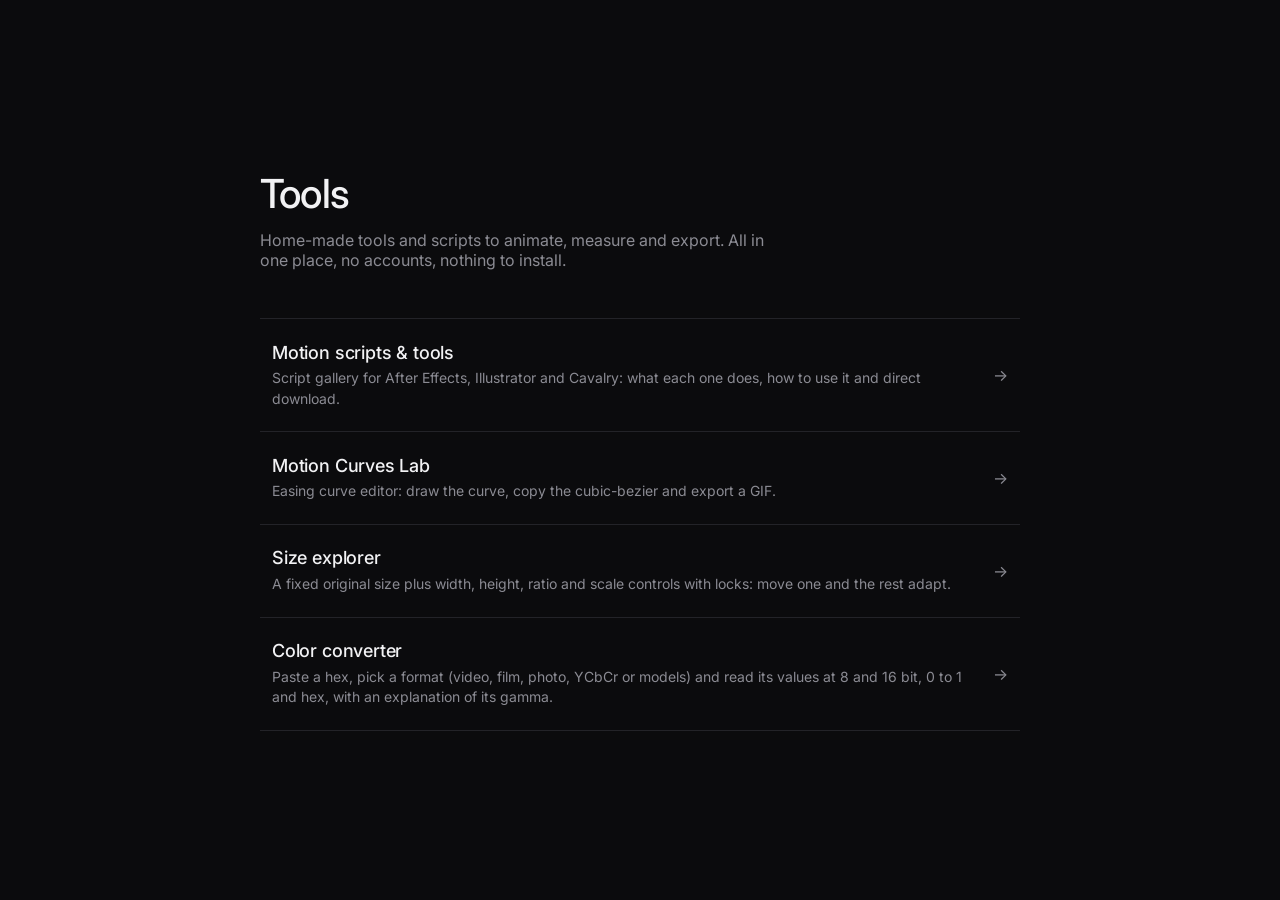
<file: tools-web/index.html>
<!doctype html>
<html lang="es">
<head>
<meta charset="utf-8">
<meta name="viewport" content="width=device-width, initial-scale=1">
<title>Tools — Zenzuke</title>
<meta name="description" content="Herramientas y scripts propios de Zenzuke para motion design: curvas de easing, tamaños y ratios, color, y scripts para After Effects, Illustrator y Cavalry.">
<link rel="icon" type="image/svg+xml" href="assets/favicon.svg">
<link rel="stylesheet" href="https://fonts.googleapis.com/css2?family=Inter:wght@400;500;600&family=JetBrains+Mono:wght@400;500&display=swap">
<link rel="stylesheet" href="assets/chrome.css">
<style>
  :root{
    --bg:#0b0b0d; --fg:#f2f2f4; --dim:#8b8b93; --line:#232328; --hover:#14141a;
    --sans:"Inter", ui-sans-serif, system-ui, -apple-system, sans-serif;
    --mono:"JetBrains Mono", ui-monospace, SFMono-Regular, monospace;
  }
  *{box-sizing:border-box}
  html,body{margin:0}
  body{
    background:var(--bg); color:var(--fg); font-family:var(--sans);
    -webkit-font-smoothing:antialiased; min-height:100svh;
    display:flex; flex-direction:column; align-items:center; justify-content:center;
    padding:5rem 1.5rem;
  }
  main{width:100%; max-width:760px}
  header{margin:0 0 3rem}
  h1{margin:0 0 .75rem; font-size:clamp(1.75rem,4vw,2.5rem); font-weight:500; letter-spacing:-.02em}
  p.lede{margin:0; color:var(--dim); font-size:1rem; max-width:52ch}
  .list{display:flex; flex-direction:column; border-top:1px solid var(--line)}
  .tool{
    display:flex; align-items:center; gap:1.5rem; text-decoration:none; color:inherit;
    padding:1.4rem .75rem; border-bottom:1px solid var(--line);
    transition:background-color .18s ease, padding-left .18s ease;
  }
  .tool:hover{background:var(--hover); padding-left:1.25rem}
  .tool:focus-visible{outline:2px solid var(--fg); outline-offset:-2px}
  .tool-main{display:flex; flex-direction:column; gap:.35rem; flex:1; min-width:0}
  .tool-name{font-size:1.125rem; font-weight:500; letter-spacing:-.01em}
  .tool-tagline{color:var(--dim); font-size:.875rem; line-height:1.45}
  .tool-go{color:var(--dim); font-size:1rem; transition:transform .18s ease, color .18s ease}
  .tool:hover .tool-go{transform:translateX(4px); color:var(--fg)}
  @media (max-width:600px){
    body{padding:3rem 1rem; justify-content:flex-start}
    .tool{gap:1rem; padding:1.2rem .5rem}
  }
</style>
</head>
<body>
  <main>
    <header>
      <h1 data-i18n="hub.title">Tools</h1>
      <p class="lede" data-i18n="hub.lede">Herramientas y scripts propios para animar, medir y exportar. Todo en un mismo sitio, sin cuentas ni instalaciones.</p>
    </header>
    <div class="list">
      <a class="tool" href="/scripts/">
        <span class="tool-main">
          <span class="tool-name" data-i18n="tool.scripts.name">Motion scripts &amp; tools</span>
          <span class="tool-tagline" data-i18n="tool.scripts.tagline">Galería de scripts para After Effects, Illustrator y Cavalry: qué hace cada uno, cómo se usa y descarga directa.</span>
        </span>
        <span class="tool-go" aria-hidden="true">&rarr;</span>
      </a>
      <a class="tool" href="curves/">
        <span class="tool-main">
          <span class="tool-name" data-i18n="tool.curves.name">Motion Curves Lab</span>
          <span class="tool-tagline" data-i18n="tool.curves.tagline">Editor de curvas de easing: dibuja la curva, copia el cubic-bezier y exporta GIF.</span>
        </span>
        <span class="tool-go" aria-hidden="true">&rarr;</span>
      </a>
      <a class="tool" href="sizes/">
        <span class="tool-main">
          <span class="tool-name" data-i18n="tool.sizes.name">Explorador de tamaños</span>
          <span class="tool-tagline" data-i18n="tool.sizes.tagline">Tamaño original fijo y controles de ancho, alto, proporción y escala, con candados: mueve uno y los demás se adaptan.</span>
        </span>
        <span class="tool-go" aria-hidden="true">&rarr;</span>
      </a>
      <a class="tool" href="color/">
        <span class="tool-main">
          <span class="tool-name" data-i18n="tool.color.name">Conversor de color</span>
          <span class="tool-tagline" data-i18n="tool.color.tagline">Pega un hex, elige formato (vídeo, cine, foto, YCbCr o modelos) y mira sus valores en 8 y 16 bit, de 0 a 1 y en hex, con la explicación de su gamma.</span>
        </span>
        <span class="tool-go" aria-hidden="true">&rarr;</span>
      </a>
    </div>
  </main>

  <script>
    /* Diccionario ES/EN del índice (idéntico al mecanismo del hub). */
    window.MT_TOOLS_DICT = {
      es: {
        'hub.title': 'Tools',
        'hub.lede': 'Herramientas y scripts propios para animar, medir y exportar. Todo en un mismo sitio, sin cuentas ni instalaciones.',
        'tool.scripts.name': 'Motion scripts & tools',
        'tool.scripts.tagline': 'Galería de scripts para After Effects, Illustrator y Cavalry: qué hace cada uno, cómo se usa y descarga directa.',
        'tool.curves.name': 'Motion Curves Lab',
        'tool.curves.tagline': 'Editor de curvas de easing: dibuja la curva, copia el cubic-bezier y exporta GIF.',
        'tool.sizes.name': 'Explorador de tamaños',
        'tool.sizes.tagline': 'Tamaño original fijo y controles de ancho, alto, proporción y escala, con candados: mueve uno y los demás se adaptan.',
        'tool.color.name': 'Conversor de color',
        'tool.color.tagline': 'Pega un hex, elige formato (vídeo, cine, foto, YCbCr o modelos) y mira sus valores en 8 y 16 bit, de 0 a 1 y en hex, con la explicación de su gamma.',
      },
      en: {
        'hub.title': 'Tools',
        'hub.lede': 'Home-made tools and scripts to animate, measure and export. All in one place, no accounts, nothing to install.',
        'tool.scripts.name': 'Motion scripts & tools',
        'tool.scripts.tagline': 'Script gallery for After Effects, Illustrator and Cavalry: what each one does, how to use it and direct download.',
        'tool.curves.name': 'Motion Curves Lab',
        'tool.curves.tagline': 'Easing curve editor: draw the curve, copy the cubic-bezier and export a GIF.',
        'tool.sizes.name': 'Size explorer',
        'tool.sizes.tagline': 'A fixed original size plus width, height, ratio and scale controls with locks: move one and the rest adapt.',
        'tool.color.name': 'Color converter',
        'tool.color.tagline': 'Paste a hex, pick a format (video, film, photo, YCbCr or models) and read its values at 8 and 16 bit, 0 to 1 and hex, with an explanation of its gamma.',
      },
    };
  </script>
  <script src="assets/i18n.js"></script>
  <script>
    /* Usa el mismo módulo de idioma del hub. La cabecera común no se monta aquí
       (este índice YA es el índice, como en el hub), solo el diccionario. */
    (function () {
      var MT = window.MT_I18N;
      MT.dict(window.MT_TOOLS_DICT);
      MT.apply();
      MT.onChange(function () { MT.apply(); });
    })();
  </script>
</body>
</html>
</file>
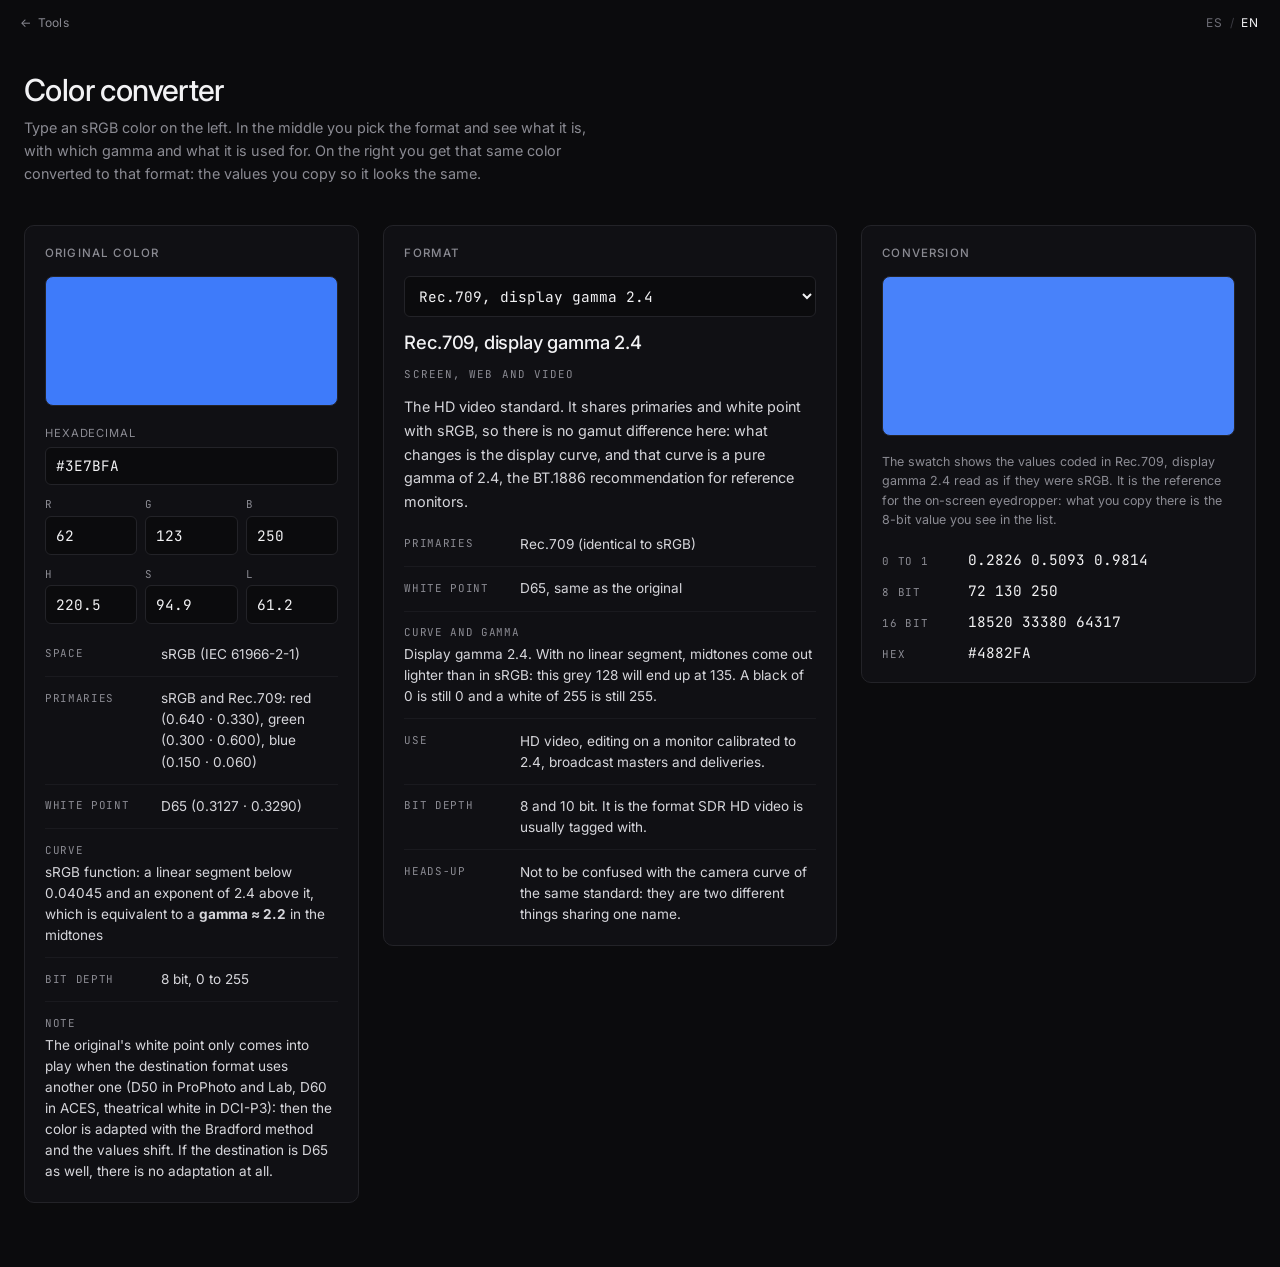
<file: tools-web/color/index.html>
<!doctype html>
<html lang="es">
<head>
<meta charset="utf-8">
<meta name="viewport" content="width=device-width, initial-scale=1">
<title data-i18n="doc.title">Conversor de color</title>
<link rel="icon" type="image/svg+xml" href="../assets/favicon.svg">
<link rel="stylesheet" href="https://fonts.googleapis.com/css2?family=Inter:wght@400;500;600&family=JetBrains+Mono:wght@400;500&display=swap">
<link rel="stylesheet" href="../assets/chrome.css">
<style>
  :root{
    --bg:#0b0b0d; --panel:#101014; --fg:#f2f2f4; --dim:#8b8b93; --line:#232328;
    --warn:#e0a458; --error:#e06c5a;
    --sans:"Inter", ui-sans-serif, system-ui, -apple-system, sans-serif;
    --mono:"JetBrains Mono", ui-monospace, SFMono-Regular, monospace;
  }
  *{box-sizing:border-box}
  html,body{margin:0; background:var(--bg); color:var(--fg); font-family:var(--sans)}
  body{-webkit-font-smoothing:antialiased; padding:4.5rem 1.5rem 4rem}
  .app{max-width:1240px; margin:0 auto}
  header{margin-bottom:2.5rem}
  h1{margin:0 0 .5rem; font-size:clamp(1.4rem,2.6vw,1.9rem); font-weight:500; letter-spacing:-.02em}
  header p{margin:0; color:var(--dim); font-size:.9rem; max-width:64ch; line-height:1.6}

  .grid{display:grid; grid-template-columns:minmax(230px,.85fr) minmax(320px,1.15fr) minmax(300px,1fr); gap:1.5rem; align-items:start}
  @media (max-width:1040px){ .grid{grid-template-columns:1fr} }
  .col{border:1px solid var(--line); border-radius:10px; background:var(--panel); padding:1.25rem}
  h2{margin:0 0 1rem; font-size:.72rem; font-weight:500; letter-spacing:.1em; text-transform:uppercase; color:var(--dim)}

  .swatch{width:100%; height:130px; border-radius:8px; border:1px solid var(--line)}
  .swatch.grande{height:160px}

  label{display:block; font-size:.7rem; letter-spacing:.08em; text-transform:uppercase; color:var(--dim); margin:1.25rem 0 .4rem}
  input,select{font-family:var(--mono); font-size:.9rem; background:#0b0b0d; color:var(--fg);
        border:1px solid var(--line); border-radius:6px; padding:.55rem .6rem; width:100%}
  input:focus,select:focus{outline:none; border-color:#4a4a55}
  input.mal{border-color:var(--error)}
  .fila{display:grid; gap:.5rem; margin-top:.75rem}
  .fila.rgb,.fila.hsl{grid-template-columns:repeat(3,1fr)}
  .campo{display:flex; flex-direction:column; gap:.3rem}
  .campo span{font-family:var(--mono); font-size:.68rem; color:var(--dim)}

  .ficha h3{margin:.9rem 0 0; font-size:1.15rem; font-weight:500; letter-spacing:-.01em}
  .grupo-etiqueta{margin:.85rem 0 0; font-family:var(--mono); font-size:.68rem; letter-spacing:.1em; text-transform:uppercase; color:var(--dim)}
  .explicacion{margin:.9rem 0 0; font-size:.9rem; line-height:1.65; color:#d6d6db}
  dl.datos{margin:1.25rem 0 0; display:grid; gap:.7rem}
  dl.datos div{display:grid; grid-template-columns:104px 1fr; gap:.75rem; padding-bottom:.7rem; border-bottom:1px solid #1a1a1f}
  dl.datos div:last-child{border-bottom:0; padding-bottom:0}
  /* las notas largas van a ancho completo; en dos columnas quedarían ilegibles */
  dl.datos div.largo{grid-template-columns:1fr; gap:.3rem}
  dl.datos dt{font-family:var(--mono); font-size:.68rem; letter-spacing:.06em; text-transform:uppercase; color:var(--dim); padding-top:.15rem}
  dl.datos dd{margin:0; font-size:.85rem; line-height:1.55; color:#d6d6db}
  dl.datos dd.mono{font-family:var(--mono); font-size:.8rem}

  .nota{font-size:.78rem; color:var(--dim); line-height:1.55; margin:1rem 0 0}
  .aviso{margin:1rem 0 0; font-size:.82rem; line-height:1.55; color:var(--warn); border-left:2px solid var(--warn); padding-left:.7rem}
  .salida{margin-top:1.25rem; display:grid; gap:.75rem}
  .dato{display:grid; grid-template-columns:74px 1fr; gap:.75rem; align-items:baseline}
  .dato span.et{font-family:var(--mono); font-size:.68rem; letter-spacing:.06em; text-transform:uppercase; color:var(--dim)}
  .dato b{font-family:var(--mono); font-size:.9rem; font-weight:400}
  .dato b.recortado{color:var(--warn)}
  .sin-rgb{font-size:.82rem; color:var(--dim); line-height:1.55; margin:0}
</style>
</head>
<body>
<div class="app">
  <header>
    <h1 data-i18n="h1">Conversor de color</h1>
    <p data-i18n="lede">Escribe un color sRGB a la izquierda. En el centro eliges el formato y ves qué es, con qué gamma y para qué se usa. A la derecha sale ese mismo color convertido a ese formato: los valores que hay que copiar para que se vea igual.</p>
  </header>

  <div class="grid">
    <section class="col">
      <h2 data-i18n="h2.original">Color original</h2>
      <div class="swatch" id="sw-origen"></div>

      <label for="hex" data-i18n="label.hex">Hexadecimal</label>
      <input id="hex" type="text" spellcheck="false" autocomplete="off" value="#3E7BFA">

      <div class="fila rgb">
        <div class="campo"><span>R</span><input id="r" type="text" inputmode="numeric" autocomplete="off"></div>
        <div class="campo"><span>G</span><input id="g" type="text" inputmode="numeric" autocomplete="off"></div>
        <div class="campo"><span>B</span><input id="b" type="text" inputmode="numeric" autocomplete="off"></div>
      </div>

      <div class="fila hsl">
        <div class="campo"><span>H</span><input id="h" type="text" inputmode="numeric" autocomplete="off"></div>
        <div class="campo"><span>S</span><input id="s" type="text" inputmode="numeric" autocomplete="off"></div>
        <div class="campo"><span>L</span><input id="l" type="text" inputmode="numeric" autocomplete="off"></div>
      </div>

      <dl class="datos" id="origen-datos"></dl>
    </section>

    <section class="col ficha">
      <h2 data-i18n="h2.formato">Formato</h2>
      <select id="perfil" data-i18n-aria="select.aria" aria-label="Formato de conversión"></select>
      <h3 id="f-nombre"></h3>
      <p class="grupo-etiqueta" id="f-grupo"></p>
      <p class="explicacion" id="f-texto"></p>
      <dl class="datos" id="f-datos"></dl>
    </section>

    <section class="col">
      <h2 data-i18n="h2.conversion">Conversión</h2>
      <div class="swatch grande" id="sw-adaptado"></div>
      <p class="nota" id="nota-adaptado"></p>
      <p class="aviso" id="aviso-gamut" hidden></p>
      <div class="salida" id="salida"></div>
    </section>
  </div>
</div>
<script src="../assets/i18n.js"></script>
<script src="i18n-en.js"></script>
<script>
  MT_I18N.mountChrome();
  MT_I18N.apply();
</script>
<script src="app.js"></script>
</body>
</html>
</file>
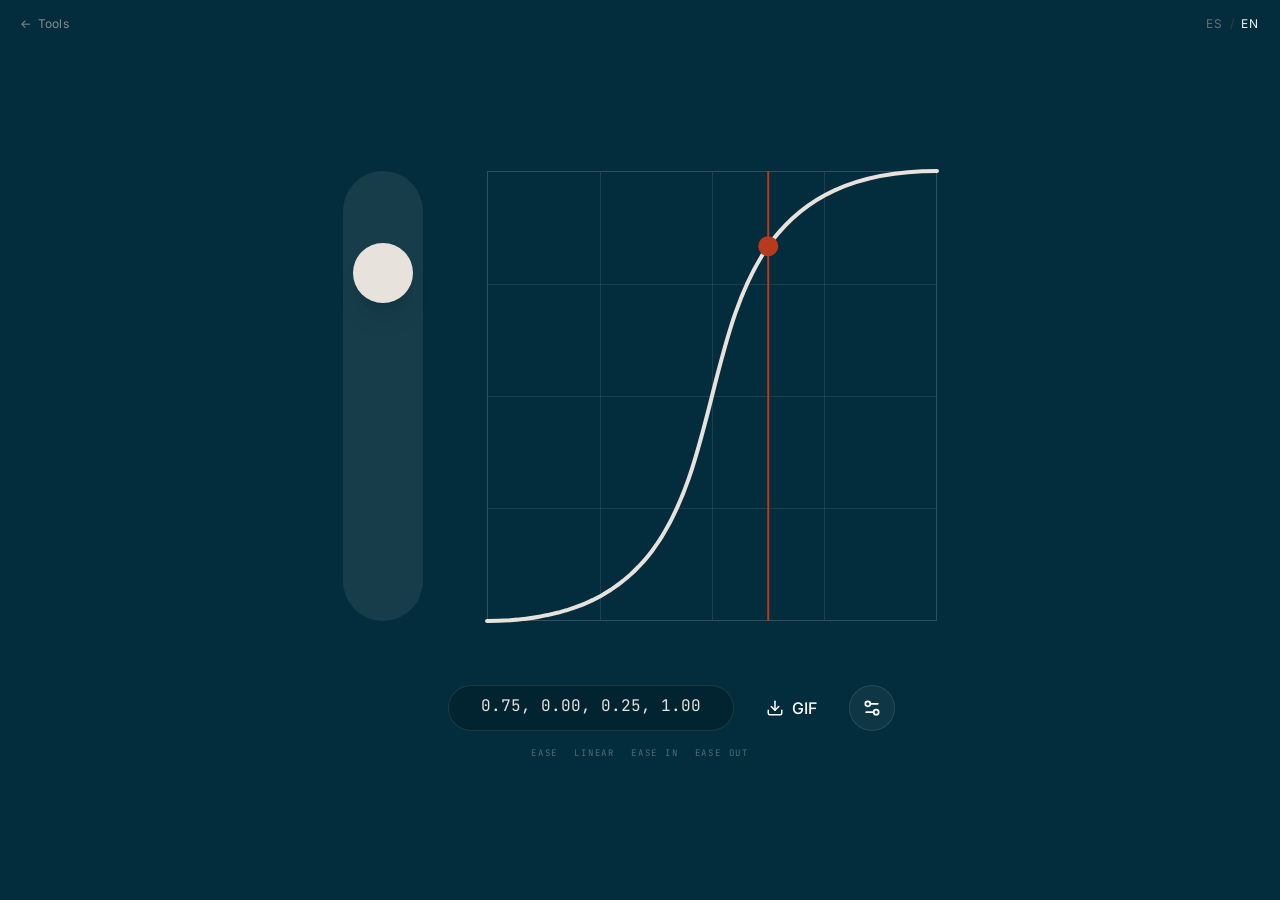
<file: tools-web/curves/index.html>
<!doctype html>
<html lang="en">
  <head>
    <meta charset="UTF-8" />
    <meta name="viewport" content="width=device-width, initial-scale=1.0" />
    <title data-i18n="doc.title">Motion Curves Lab</title>
    <link rel="icon" type="image/svg+xml" href="../assets/favicon.svg" />
    <link rel="stylesheet" href="https://fonts.googleapis.com/css2?family=Inter:wght@400;500;600&family=JetBrains+Mono:wght@400;500&display=swap" />
    <link rel="stylesheet" href="../assets/chrome.css" />
    <style>
      :root{
        --font-sans:"Inter", ui-sans-serif, system-ui, sans-serif;
        --font-mono:"JetBrains Mono", ui-monospace, SFMono-Regular, monospace;
        --ease:cubic-bezier(.4,0,.2,1);
      }

      /* --- base --- */
      *,::before,::after,::backdrop{box-sizing:border-box;border:0 solid}
      html{-webkit-text-size-adjust:100%;line-height:1.5;font-family:var(--font-sans);font-feature-settings:normal;font-variation-settings:normal}
      body{margin:0;line-height:inherit}
      h3{margin:0;font-size:inherit;font-weight:inherit}
      button,input{font:inherit;font-feature-settings:inherit;font-variation-settings:inherit;letter-spacing:inherit;color:inherit;
                   border-radius:0;background-color:transparent;opacity:1;margin:0;padding:0;line-height:inherit}
      button{cursor:pointer}
      svg{display:block;vertical-align:middle}

      /* --- stage --- */
      .stage{min-height:100vh;min-height:100svh;display:flex;flex-direction:column;align-items:center;justify-content:center;
             padding:4rem 2rem 2rem;user-select:none;-webkit-user-select:none;transition:background-color .5s var(--ease)}
      .stack{display:flex;flex-direction:column;gap:3rem;align-items:center}
      .visual{position:relative;width:594px;height:450px}          /* 80 + 64 + 450 */
      .row{display:flex;flex-direction:row;gap:4rem;align-items:center;transform-origin:top left}
      .row>*{flex:0 0 auto}   /* sin encogerse: el escalado lo hace .row, no el flex */

      /* --- track + ball --- */
      .track{position:relative;border-radius:9999px;width:80px;height:450px}
      .ball{position:absolute;left:50%;transform:translateX(-50%);border-radius:9999px;width:60px;height:60px;
            box-shadow:0 20px 25px -5px rgba(0,0,0,.1), 0 8px 10px -6px rgba(0,0,0,.1)}

      /* --- curve editor --- */
      .grid-wrap{position:relative;width:450px;height:450px}
      .grid-box{position:absolute;inset:0;pointer-events:none;border-width:1px;border-style:solid}
      .grid-box .vline{position:absolute;top:0;bottom:0;border-left-width:1px;border-left-style:solid}
      .grid-box .hline{position:absolute;left:0;right:0;border-top-width:1px;border-top-style:solid}
      .curve-svg{position:absolute;inset:0;width:100%;height:100%;overflow:visible}

      /* --- controls --- */
      .controls{margin-top:1rem;display:flex;flex-direction:column;gap:1rem;align-items:center;width:100%;max-width:24rem}
      .control-row{display:flex;gap:.5rem;width:100%}
      .bezier-input{flex:1;background-color:rgba(0,0,0,.2);border-width:1px;border-style:solid;border-color:rgba(255,255,255,.1);
                    border-radius:9999px;padding:.5rem 1.5rem .75rem;font-family:var(--font-mono);font-size:1rem;line-height:1.5;
                    color:rgba(255,255,255,.9);text-align:center;outline:none;
                    transition:color .15s var(--ease),background-color .15s var(--ease),border-color .15s var(--ease)}
      .bezier-input::placeholder{color:rgba(255,255,255,.5)}
      .bezier-input:focus{border-color:rgba(255,255,255,.3)}
      .gif-btn{display:flex;align-items:center;gap:.5rem;padding:0 1.5rem;border-radius:9999px;font-weight:500;color:#fff;
               transition:all .15s var(--ease)}
      .gif-btn:hover{opacity:.8}
      .gif-btn:disabled{opacity:.5}
      .icon-btn{padding:.75rem;border-radius:9999px;background-color:rgba(255,255,255,.05);border-width:1px;border-style:solid;
                border-color:rgba(255,255,255,.1);color:#fff;transition:background-color .15s var(--ease)}
      .icon-btn:hover{background-color:rgba(255,255,255,.1)}
      .presets{display:flex;gap:1rem;opacity:.3;transition:opacity .15s var(--ease)}
      .presets:hover{opacity:1}
      .preset{font-size:9px;line-height:1.5;font-family:var(--font-mono);color:#fff;text-transform:uppercase;letter-spacing:.2em}
      .spin{animation:spin 1s linear infinite}
      @keyframes spin{to{transform:rotate(360deg)}}

      /* --- theme panel --- */
      .panel{position:fixed;bottom:6rem;right:2rem;width:18rem;background-color:rgba(0,0,0,.8);
             backdrop-filter:blur(24px);-webkit-backdrop-filter:blur(24px);border-width:1px;border-style:solid;
             border-color:rgba(255,255,255,.1);border-radius:1rem;padding:1.5rem;
             box-shadow:0 25px 50px -12px rgba(0,0,0,.25);z-index:50;
             transition:opacity .2s ease-out,transform .2s ease-out}
      .panel[hidden]{display:none}
      .panel.closed{opacity:0;transform:scale(.95) translateY(10px)}
      .panel-head{display:flex;align-items:center;justify-content:space-between;margin-bottom:1.5rem}
      .panel-title{font-size:.875rem;line-height:1.25rem;font-family:var(--font-mono);text-transform:uppercase;letter-spacing:.1em;color:rgba(255,255,255,.5)}
      .panel-close{color:rgba(255,255,255,.3);transition:color .15s var(--ease)}
      .panel-close:hover{color:#fff}
      .panel-body{display:flex;flex-direction:column;gap:1rem}
      .field{display:flex;flex-direction:column;gap:.375rem}
      .field-row{display:flex;align-items:center;justify-content:space-between}
      .field-label{font-size:10px;font-family:var(--font-mono);text-transform:uppercase;letter-spacing:.1em;color:rgba(255,255,255,.3)}
      .field-value{font-size:10px;font-family:var(--font-mono);color:rgba(255,255,255,.5);text-transform:uppercase}
      .field-inputs{display:flex;gap:.5rem}
      .swatch{width:2rem;height:2rem;border-radius:.5rem;flex-shrink:0;border-width:1px;border-style:solid;border-color:rgba(255,255,255,.1)}
      .hex-input{flex:1;min-width:0;background-color:rgba(255,255,255,.05);border-width:1px;border-style:solid;border-color:rgba(255,255,255,.1);
                 border-radius:.5rem;padding:.25rem .75rem;font-size:.75rem;line-height:1rem;font-family:var(--font-mono);
                 color:#fff;outline:none;transition:border-color .15s var(--ease)}
      .hex-input:focus{border-color:rgba(255,255,255,.2)}
      .reset-btn{display:block;margin-top:1.5rem;width:100%;padding:.5rem 0;background-color:rgba(255,255,255,.05);border-radius:.5rem;
                 font-size:10px;font-family:var(--font-mono);text-transform:uppercase;letter-spacing:.1em;color:rgba(255,255,255,.3);
                 transition:all .15s var(--ease)}
      .reset-btn:hover{background-color:rgba(255,255,255,.1);color:#fff}

      /* --- móvil: misma composición, escalada a todo el ancho; controles en dos líneas --- */
      @media (max-width:760px){
        .stage{padding:1rem .5rem}
        .stack{gap:2rem}
        .bezier-input{min-width:0}
        .panel{right:1rem;bottom:1rem;width:min(18rem,calc(100vw - 2rem))}
      }
      @media (max-width:600px){
        .control-row{flex-wrap:wrap;justify-content:center;row-gap:.5rem}
        .bezier-input{flex:1 1 100%}
        .preset{font-size:10px;letter-spacing:.15em}
      }
    </style>
  </head>
  <body>
    <div class="stage" id="stage">
      <div class="stack">
        <div class="visual" id="visual">
          <main class="row" id="row">
            <div class="track" id="track">
              <div class="ball" id="ball"></div>
            </div>
            <div class="grid-wrap">
              <div class="grid-box" id="gridBox">
                <div class="vline" style="left:25%"></div>
                <div class="vline" style="left:50%"></div>
                <div class="vline" style="left:75%"></div>
                <div class="hline" style="top:25%"></div>
                <div class="hline" style="top:50%"></div>
                <div class="hline" style="top:75%"></div>
              </div>
              <svg class="curve-svg" viewBox="0 0 450 450" preserveAspectRatio="none">
                <path id="curvePath" fill="none" stroke-width="4" stroke-linecap="round"></path>
                <line id="accentLine" x1="0" y1="0" x2="0" y2="450" stroke-width="2"></line>
                <circle id="accentDot" cx="0" cy="450" r="10"></circle>
              </svg>
            </div>
          </main>
        </div>

        <div class="controls">
          <div class="control-row">
            <input id="bezierInput" class="bezier-input" type="text" placeholder="x1, y1, x2, y2" spellcheck="false"
                   value="0.75, 0.00, 0.25, 1.00" />
            <button id="gifBtn" class="gif-btn" data-i18n-title="gif.title" title="Export as GIF">
              <svg width="18" height="18" viewBox="0 0 24 24" fill="none" stroke="currentColor" stroke-width="2"
                   stroke-linecap="round" stroke-linejoin="round" aria-hidden="true">
                <path d="M12 15V3" />
                <path d="M21 15v4a2 2 0 0 1-2 2H5a2 2 0 0 1-2-2v-4" />
                <path d="m7 10 5 5 5-5" />
              </svg>
              <span>GIF</span>
            </button>
            <button id="settingsBtn" class="icon-btn" data-i18n-title="settings.title" title="Theme Settings">
              <svg width="20" height="20" viewBox="0 0 24 24" fill="none" stroke="currentColor" stroke-width="2"
                   stroke-linecap="round" stroke-linejoin="round" aria-hidden="true">
                <path d="M14 17H5" />
                <path d="M19 7h-9" />
                <circle cx="17" cy="17" r="3" />
                <circle cx="7" cy="7" r="3" />
              </svg>
            </button>
          </div>
          <div class="presets" id="presets"></div>
        </div>
      </div>
    </div>

    <div class="panel" id="panel" hidden>
      <div class="panel-head">
        <h3 class="panel-title" data-i18n="panel.title">Theme Settings</h3>
        <button class="panel-close" id="closePanel" data-i18n-title="panel.close" title="Close">
          <svg width="16" height="16" viewBox="0 0 24 24" fill="none" stroke="currentColor" stroke-width="2"
               stroke-linecap="round" stroke-linejoin="round" aria-hidden="true">
            <path d="M18 6 6 18" />
            <path d="m6 6 12 12" />
          </svg>
        </button>
      </div>
      <div class="panel-body" id="panelBody"></div>
      <button class="reset-btn" id="resetTheme" data-i18n="panel.reset">Reset to Defaults</button>
    </div>

    <script src="vendor/gif.js"></script>
    <script src="../assets/i18n.js"></script>
    <script src="i18n-es.js"></script>
    <script>
      MT_I18N.mountChrome();
      MT_I18N.apply();
    </script>
    <script src="app.js"></script>
  </body>
</html>
</file>
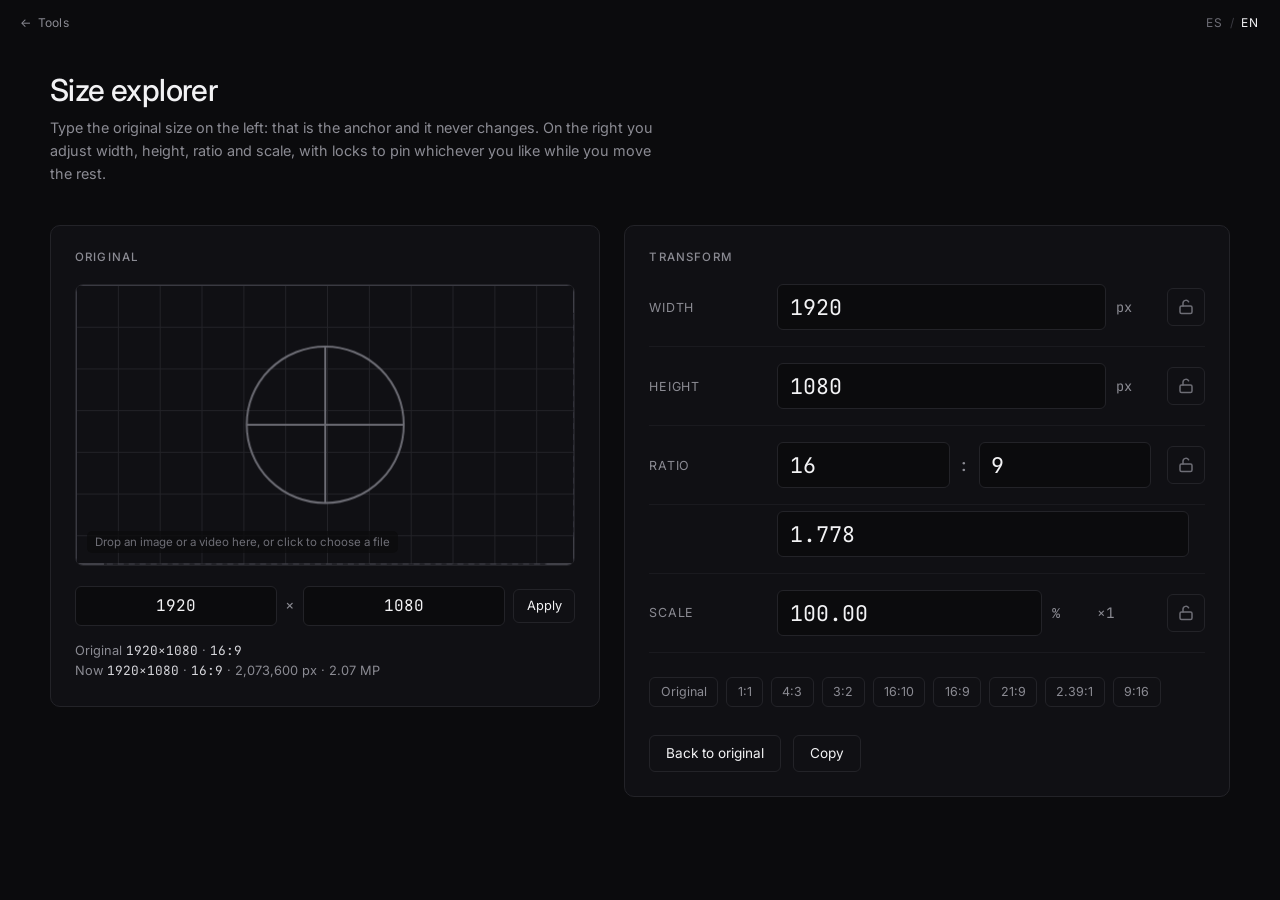
<file: tools-web/sizes/index.html>
<!doctype html>
<html lang="es">
<head>
<meta charset="utf-8">
<meta name="viewport" content="width=device-width, initial-scale=1">
<title data-i18n="doc.title">Explorador de tamaños</title>
<link rel="icon" type="image/svg+xml" href="../assets/favicon.svg">
<link rel="stylesheet" href="https://fonts.googleapis.com/css2?family=Inter:wght@400;500;600&family=JetBrains+Mono:wght@400;500&display=swap">
<link rel="stylesheet" href="../assets/chrome.css">
<style>
  :root{
    --bg:#0b0b0d; --panel:#101014; --fg:#f2f2f4; --dim:#8b8b93; --line:#232328;
    --bloq:#e0a458; --error:#e06c5a;
    --sans:"Inter", ui-sans-serif, system-ui, -apple-system, sans-serif;
    --mono:"JetBrains Mono", ui-monospace, SFMono-Regular, monospace;
  }
  *{box-sizing:border-box}
  /* El atributo hidden tiene que ganar a las reglas de display de las filas de control. */
  [hidden]{display:none !important}
  html,body{margin:0; background:var(--bg); color:var(--fg); font-family:var(--sans)}
  body{-webkit-font-smoothing:antialiased; padding:4.5rem 1.5rem 4rem}
  .app{max-width:1180px; margin:0 auto}
  header{margin-bottom:2.5rem}
  h1{margin:0 0 .5rem; font-size:clamp(1.4rem,2.6vw,1.9rem); font-weight:500; letter-spacing:-.02em}
  header p{margin:0; color:var(--dim); font-size:.9rem; max-width:68ch; line-height:1.6}

  .grid{display:grid; grid-template-columns:minmax(320px,1fr) minmax(380px,1.1fr); gap:1.5rem; align-items:start}
  @media (max-width:980px){ .grid{grid-template-columns:1fr} }

  .col{border:1px solid var(--line); border-radius:10px; background:var(--panel); padding:1.5rem}
  h2{margin:0 0 1.25rem; font-size:.72rem; font-weight:500; letter-spacing:.1em; text-transform:uppercase; color:var(--dim)}

  /* --- previsualización --- */
  .lienzo{position:relative; border-radius:8px; background:#07070a; border:1px solid var(--line);
          aspect-ratio:16/9; overflow:hidden}
  .lienzo canvas{width:100%; height:100%; display:block}
  .pista{position:absolute; left:.7rem; bottom:.7rem; font-size:.72rem; color:#6d6d75;
         background:rgba(11,11,13,.75); border-radius:5px; padding:.25rem .5rem; pointer-events:none}
  .lienzo.arrastrando{outline:2px dashed #4a4a55; outline-offset:-6px}

  .origen{margin-top:1.25rem}
  .origen .par{display:flex; align-items:center; gap:.5rem}
  .origen input{font-family:var(--mono); font-size:1rem; background:#0b0b0d; color:var(--fg);
                border:1px solid var(--line); border-radius:6px; padding:.55rem .6rem; width:100%; text-align:center}
  .origen input:focus{outline:none; border-color:#4a4a55}
  .origen input.mal{border-color:var(--error)}

  /* --- campos de resolución con presets --- */
  .campo-res{position:relative; flex:1; min-width:0; display:block}
  .presets{position:absolute; z-index:20; top:calc(100% + .45rem); left:0;
           display:grid; grid-template-columns:repeat(4, minmax(0, 1fr)); gap:.2rem; padding:.45rem;
           background:#101014; border:1px solid var(--line); border-radius:8px;
           box-shadow:0 14px 28px rgba(0,0,0,.55)}
  .presets button{appearance:none; background:none; border:1px solid transparent; border-radius:5px;
                  color:#d6d6db; font-family:var(--mono); font-size:.78rem; line-height:1;
                  padding:.42rem .3rem; cursor:pointer; text-align:center;
                  transition:background-color .15s ease, color .15s ease, border-color .15s ease}
  .presets button:hover{background:#1a1a20; border-color:#2c2c34; color:var(--fg)}
  .presets button:focus-visible{outline:2px solid currentColor; outline-offset:1px}
  .presets button.marcado{color:var(--bloq)}
  .equis{color:var(--dim); font-family:var(--mono)}
  .datos{margin:.9rem 0 0; font-size:.8rem; color:var(--dim); line-height:1.6}
  .datos b{font-family:var(--mono); font-weight:400; color:#d6d6db}

  /* --- controles --- */
  .control{display:grid; grid-template-columns:112px 1fr auto; align-items:center; gap:1rem;
           padding:1rem 0; border-bottom:1px solid #1a1a1f}
  .control:first-of-type{padding-top:0}
  .control .rotulo{font-size:.78rem; letter-spacing:.06em; text-transform:uppercase; color:var(--dim)}
  .control .entrada{display:flex; align-items:center; gap:.6rem; min-width:0; position:relative}
  .control input{font-family:var(--mono); font-size:1.35rem; background:#0b0b0d; color:var(--fg);
                 border:1px solid var(--line); border-radius:6px; padding:.5rem .7rem; width:100%; min-width:0}
  .control input:focus{outline:none; border-color:#4a4a55}
  .control input.mal{border-color:var(--error)}
  .control input[readonly]{color:var(--bloq); cursor:not-allowed; border-color:#3a2f1e; background:#0f0d0a}
  .control .unidad{font-family:var(--mono); font-size:.85rem; color:var(--dim); min-width:2.2rem}
  .control .factor{font-family:var(--mono); font-size:.9rem; color:var(--dim); min-width:3.4rem}
  .control.doble{padding-top:.35rem; border-bottom:1px solid #1a1a1f}
  .control.doble .rotulo{visibility:hidden}

  /* candado */
  .candado{appearance:none; background:none; border:1px solid var(--line); border-radius:6px;
           width:38px; height:38px; display:flex; align-items:center; justify-content:center;
           color:#6d6d75; cursor:pointer; transition:color .18s ease, border-color .18s ease}
  .candado:hover{color:var(--fg); border-color:#3a3a42}
  .candado:focus-visible{outline:2px solid currentColor; outline-offset:2px}
  .candado svg{width:18px; height:18px}
  .candado .abierto{display:block}
  .candado .cerrado{display:none}
  .candado[aria-pressed="true"]{color:var(--bloq); border-color:#3a2f1e}
  .candado[aria-pressed="true"] .abierto{display:none}
  .candado[aria-pressed="true"] .cerrado{display:block}
  /* Candado abierto cuando el control está libre, cerrado cuando clava su valor. */

  /* atajos de proporción */
  .atajos{margin-top:1.5rem; display:flex; flex-wrap:wrap; gap:.5rem}
  .atajos button{appearance:none; background:none; border:1px solid var(--line); border-radius:6px;
                 color:var(--dim); font:inherit; font-size:.78rem; padding:.4rem .65rem; cursor:pointer;
                 transition:color .18s ease, border-color .18s ease}
  .atajos button:hover{color:var(--fg); border-color:#3a3a42}
  .atajos button:focus-visible{outline:2px solid currentColor; outline-offset:2px}

  .pie{margin-top:1.75rem; display:flex; gap:.75rem; flex-wrap:wrap}
  .pie button{appearance:none; border:1px solid var(--line); border-radius:6px; background:none;
              color:var(--fg); font:inherit; font-size:.85rem; padding:.6rem 1rem; cursor:pointer;
              transition:background-color .18s ease}
  .pie button:hover{background:#14141a}
  .pie button:focus-visible{outline:2px solid currentColor; outline-offset:2px}

  .nota{margin:1.25rem 0 0; font-size:.8rem; color:var(--bloq); line-height:1.55}
  .aviso{margin:.75rem 0 0; font-size:.8rem; color:#d6d6db; line-height:1.55}
  .aviso:empty{margin:0}
</style>
</head>
<body>
<div class="app">
  <header>
    <h1 data-i18n="h1">Explorador de tamaños</h1>
    <p data-i18n="lede">Escribe el tamaño original a la izquierda: es el ancla y no cambia. A la derecha ajustas ancho, alto, proporción y escala, con candados para clavar los que quieras mientras mueves los demás.</p>
  </header>

  <div class="grid">
    <section class="col">
      <h2 data-i18n="h2.original">Original</h2>

      <div class="lienzo" id="lienzo">
        <canvas id="patron"></canvas>
        <span class="pista" data-i18n="pista.soltar">Suelta una imagen o un vídeo, o haz clic para elegir archivo</span>
        <input type="file" id="fichero" accept="image/*,video/*" hidden>
      </div>

      <div class="origen">
        <div class="par">
          <span class="campo-res"><input id="origen-ancho" type="text" inputmode="numeric" autocomplete="off" value="1920"
                 data-i18n-aria="aria.origenAncho" aria-label="Ancho del original"></span>
          <span class="equis">×</span>
          <span class="campo-res"><input id="origen-alto" type="text" inputmode="numeric" autocomplete="off" value="1080"
                 data-i18n-aria="aria.origenAlto" aria-label="Alto del original"></span>
          <button class="pie-boton" id="aplicar-origen" data-i18n="boton.aplicar"
                  style="appearance:none;border:1px solid var(--line);border-radius:6px;background:none;color:var(--fg);font:inherit;font-size:.8rem;padding:.55rem .8rem;cursor:pointer">Aplicar</button>
        </div>
        <p class="datos" id="origen-datos"></p>
      </div>
    </section>

    <section class="col">
      <h2 data-i18n="h2.control">Transformación</h2>

      <div class="control">
        <span class="rotulo" data-i18n="rotulo.ancho">Ancho</span>
        <span class="entrada"><span class="campo-res"><input id="ancho" type="text" inputmode="numeric" autocomplete="off"></span><span class="unidad" data-i18n="unidad.px">px</span></span>
        <button class="candado" id="candado-ancho" data-candado="ancho" type="button" aria-pressed="false"
                data-i18n-aria="aria.candadoAncho" aria-label="Bloquear ancho">
          <svg class="cerrado" viewBox="0 0 24 24" fill="none" stroke="currentColor" stroke-width="2" stroke-linecap="round" stroke-linejoin="round" aria-hidden="true">
            <rect x="4" y="10.5" width="16" height="10" rx="2"/><path d="M8 10.5V7a4 4 0 0 1 8 0v3.5"/>
          </svg>
          <svg class="abierto" viewBox="0 0 24 24" fill="none" stroke="currentColor" stroke-width="2" stroke-linecap="round" stroke-linejoin="round" aria-hidden="true">
            <rect x="4" y="10.5" width="16" height="10" rx="2"/><path d="M8 10.5V7a4 4 0 0 1 7.5-1.9"/>
          </svg>
        </button>
      </div>

      <div class="control">
        <span class="rotulo" data-i18n="rotulo.alto">Alto</span>
        <span class="entrada"><span class="campo-res"><input id="alto" type="text" inputmode="numeric" autocomplete="off"></span><span class="unidad" data-i18n="unidad.px">px</span></span>
        <button class="candado" id="candado-alto" data-candado="alto" type="button" aria-pressed="false"
                data-i18n-aria="aria.candadoAlto" aria-label="Bloquear alto">
          <svg class="cerrado" viewBox="0 0 24 24" fill="none" stroke="currentColor" stroke-width="2" stroke-linecap="round" stroke-linejoin="round" aria-hidden="true">
            <rect x="4" y="10.5" width="16" height="10" rx="2"/><path d="M8 10.5V7a4 4 0 0 1 8 0v3.5"/>
          </svg>
          <svg class="abierto" viewBox="0 0 24 24" fill="none" stroke="currentColor" stroke-width="2" stroke-linecap="round" stroke-linejoin="round" aria-hidden="true">
            <rect x="4" y="10.5" width="16" height="10" rx="2"/><path d="M8 10.5V7a4 4 0 0 1 7.5-1.9"/>
          </svg>
        </button>
      </div>

      <div class="control">
        <span class="rotulo" data-i18n="rotulo.ratio">Proporción</span>
        <span class="entrada">
          <input id="ratio-a" type="text" inputmode="numeric" autocomplete="off"
                 data-i18n-aria="aria.ratioA" aria-label="Proporción, primer número">
          <span class="equis">:</span>
          <input id="ratio-b" type="text" inputmode="numeric" autocomplete="off"
                 data-i18n-aria="aria.ratioB" aria-label="Proporción, segundo número">
          <span class="equis" id="ratio-aprox" hidden>≈</span>
        </span>
        <button class="candado" id="candado-ratio" data-candado="ratio" type="button" aria-pressed="false"
                data-i18n-aria="aria.candadoRatio" aria-label="Bloquear proporción">
          <svg class="cerrado" viewBox="0 0 24 24" fill="none" stroke="currentColor" stroke-width="2" stroke-linecap="round" stroke-linejoin="round" aria-hidden="true">
            <rect x="4" y="10.5" width="16" height="10" rx="2"/><path d="M8 10.5V7a4 4 0 0 1 8 0v3.5"/>
          </svg>
          <svg class="abierto" viewBox="0 0 24 24" fill="none" stroke="currentColor" stroke-width="2" stroke-linecap="round" stroke-linejoin="round" aria-hidden="true">
            <rect x="4" y="10.5" width="16" height="10" rx="2"/><path d="M8 10.5V7a4 4 0 0 1 7.5-1.9"/>
          </svg>
        </button>
      </div>

      <div class="control doble">
        <span class="rotulo" aria-hidden="true">·</span>
        <span class="entrada">
          <input id="ratio-dec" type="text" inputmode="decimal" autocomplete="off"
                 data-i18n-aria="aria.ratioDec" aria-label="Proporción en un solo número">
        </span>
        <span></span>
      </div>

      <div class="control" id="fila-escala-x">
        <span class="rotulo">
          <span id="rotulo-escala-unico" data-i18n="rotulo.escala">Escala</span>
          <span id="rotulo-escala-eje" data-i18n="rotulo.escalaX" hidden>Escala X</span>
        </span>
        <span class="entrada">
          <input id="escala-x" type="text" inputmode="decimal" autocomplete="off">
          <span class="unidad">%</span>
          <span class="factor" id="factor-x"></span>
        </span>
        <button class="candado" id="candado-escala-x" data-candado="escalaX" type="button" aria-pressed="false"
                data-i18n-aria="aria.candadoEscala" aria-label="Bloquear escala">
          <svg class="cerrado" viewBox="0 0 24 24" fill="none" stroke="currentColor" stroke-width="2" stroke-linecap="round" stroke-linejoin="round" aria-hidden="true">
            <rect x="4" y="10.5" width="16" height="10" rx="2"/><path d="M8 10.5V7a4 4 0 0 1 8 0v3.5"/>
          </svg>
          <svg class="abierto" viewBox="0 0 24 24" fill="none" stroke="currentColor" stroke-width="2" stroke-linecap="round" stroke-linejoin="round" aria-hidden="true">
            <rect x="4" y="10.5" width="16" height="10" rx="2"/><path d="M8 10.5V7a4 4 0 0 1 7.5-1.9"/>
          </svg>
        </button>
      </div>

      <div class="control" id="fila-escala-y" hidden>
        <span class="rotulo" id="rotulo-escala-y" data-i18n="rotulo.escalaY">Escala Y</span>
        <span class="entrada">
          <input id="escala-y" type="text" inputmode="decimal" autocomplete="off">
          <span class="unidad">%</span>
          <span class="factor" id="factor-y"></span>
        </span>
        <button class="candado" id="candado-escala-y" data-candado="escalaY" type="button" aria-pressed="false"
                data-i18n-aria="aria.candadoEscalaY" aria-label="Bloquear escala Y">
          <svg class="cerrado" viewBox="0 0 24 24" fill="none" stroke="currentColor" stroke-width="2" stroke-linecap="round" stroke-linejoin="round" aria-hidden="true">
            <rect x="4" y="10.5" width="16" height="10" rx="2"/><path d="M8 10.5V7a4 4 0 0 1 8 0v3.5"/>
          </svg>
          <svg class="abierto" viewBox="0 0 24 24" fill="none" stroke="currentColor" stroke-width="2" stroke-linecap="round" stroke-linejoin="round" aria-hidden="true">
            <rect x="4" y="10.5" width="16" height="10" rx="2"/><path d="M8 10.5V7a4 4 0 0 1 7.5-1.9"/>
          </svg>
        </button>
      </div>

      <div class="atajos" id="atajos"></div>

      <div class="pie">
        <button id="reset" type="button" data-i18n="boton.reset">Volver al original</button>
        <button id="copiar" type="button" data-i18n="boton.copiar">Copiar</button>
      </div>

      <p class="nota" id="nota-uniforme" hidden data-i18n="nota.noUniforme">No es la proporción del original: en pantalla esto es un estirado.</p>
      <p class="aviso" id="aviso"></p>
    </section>
  </div>
</div>
<script src="../assets/i18n.js"></script>
<script src="i18n-en.js"></script>
<script src="calc.js"></script>
<script>
  MT_I18N.mountChrome();
  MT_I18N.apply();
</script>
<script src="app.js"></script>
</body>
</html>
</file>
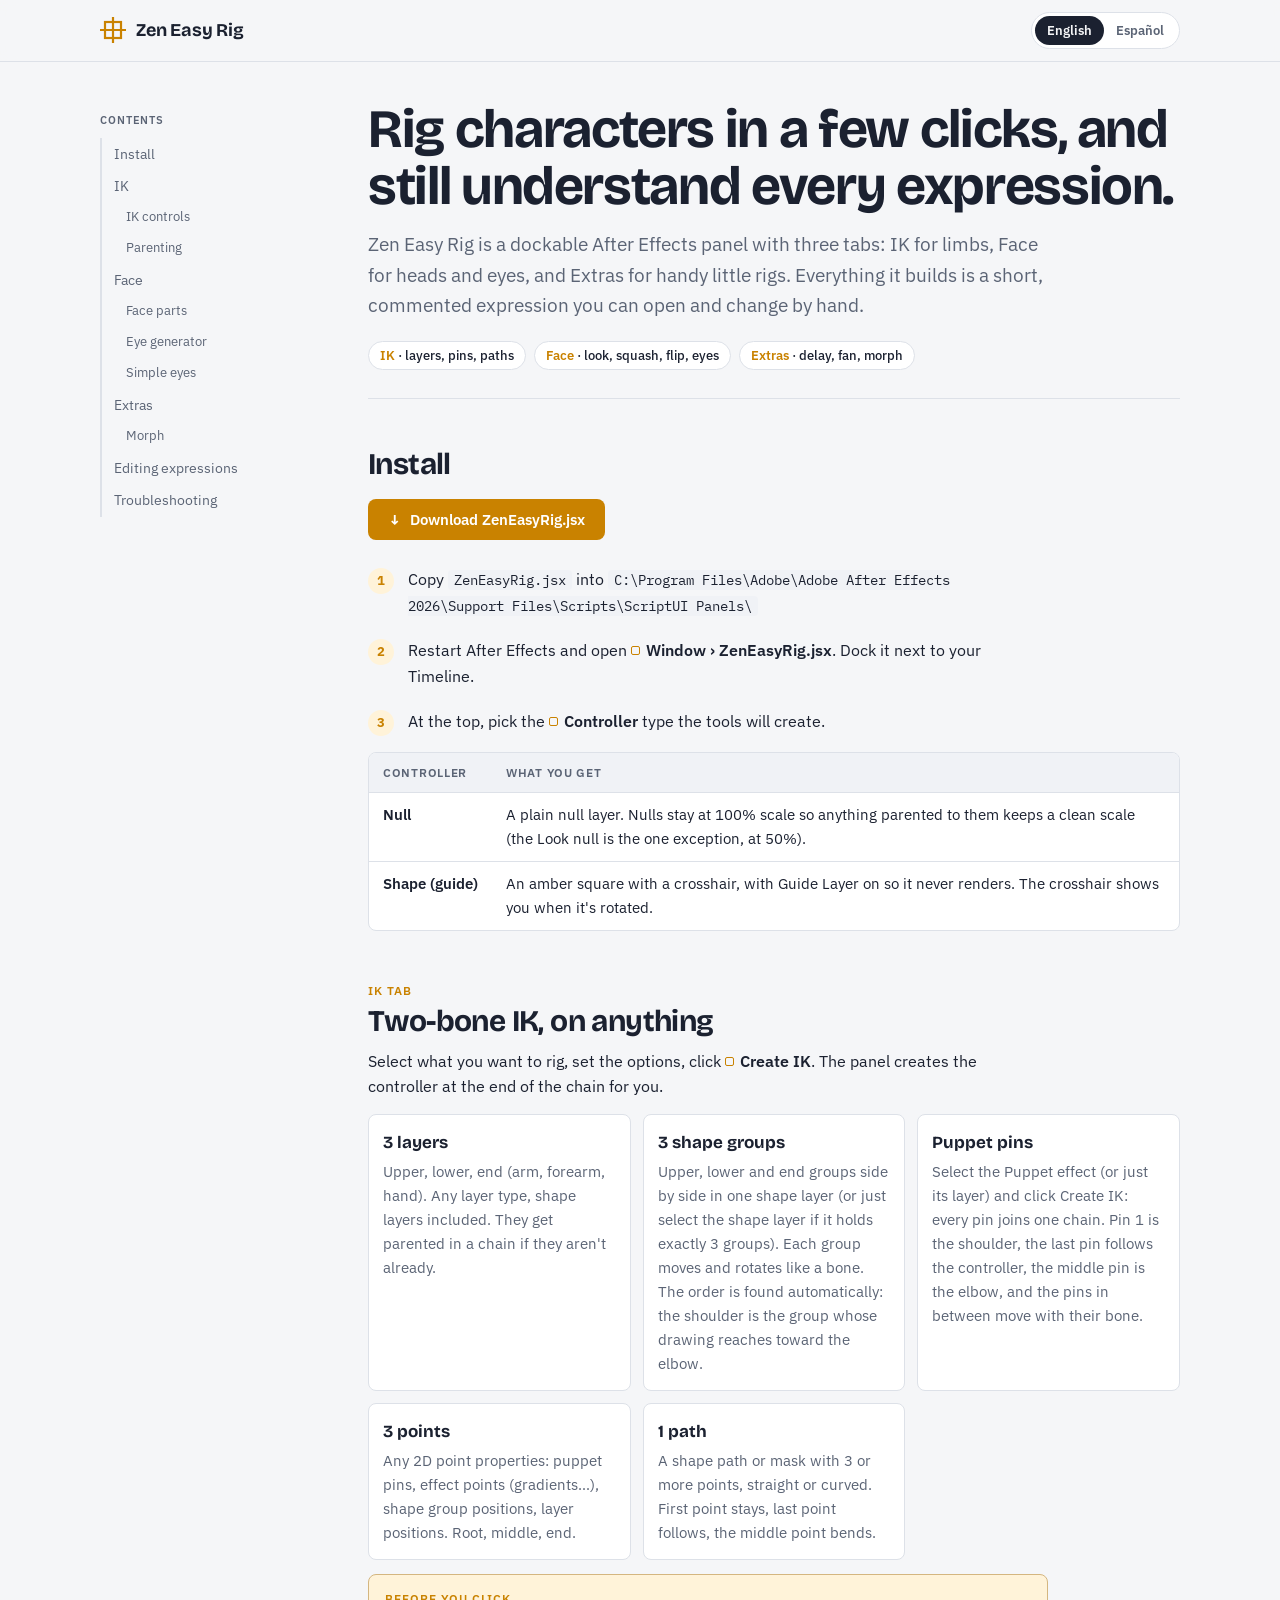
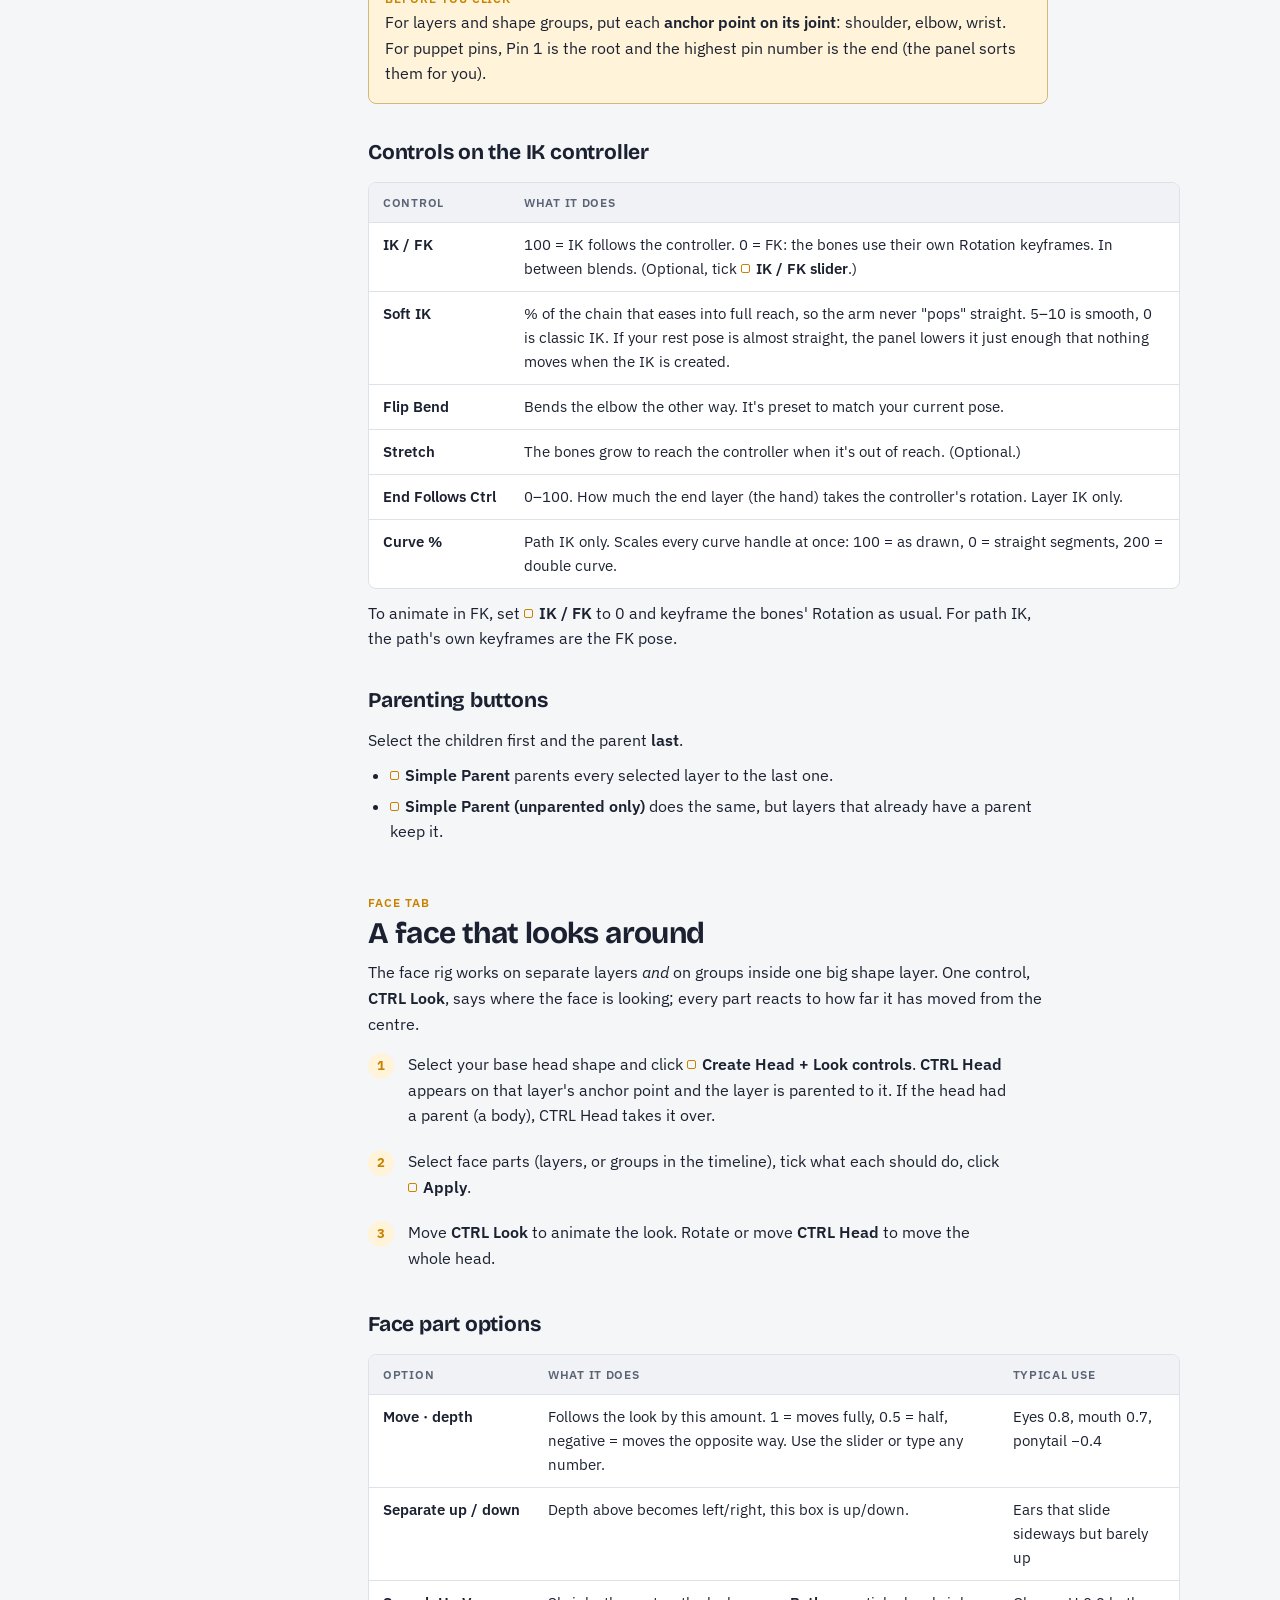
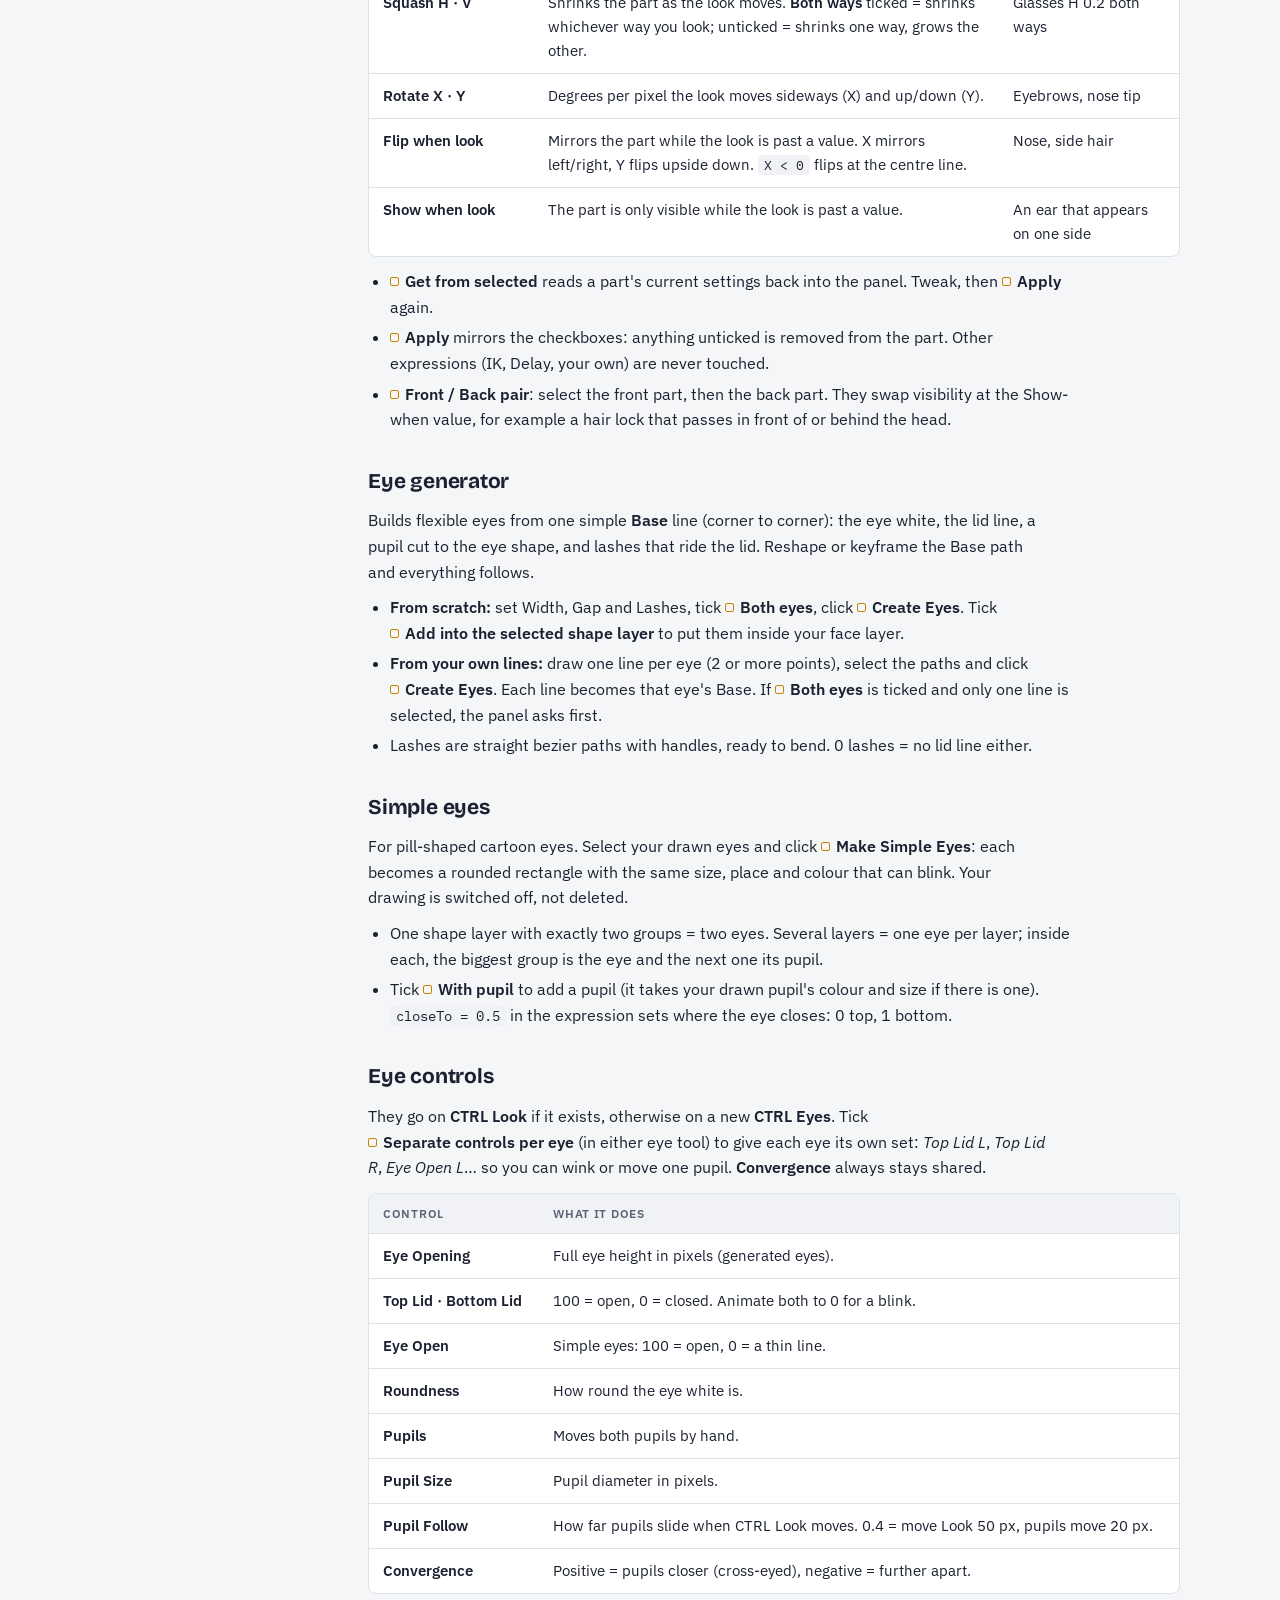
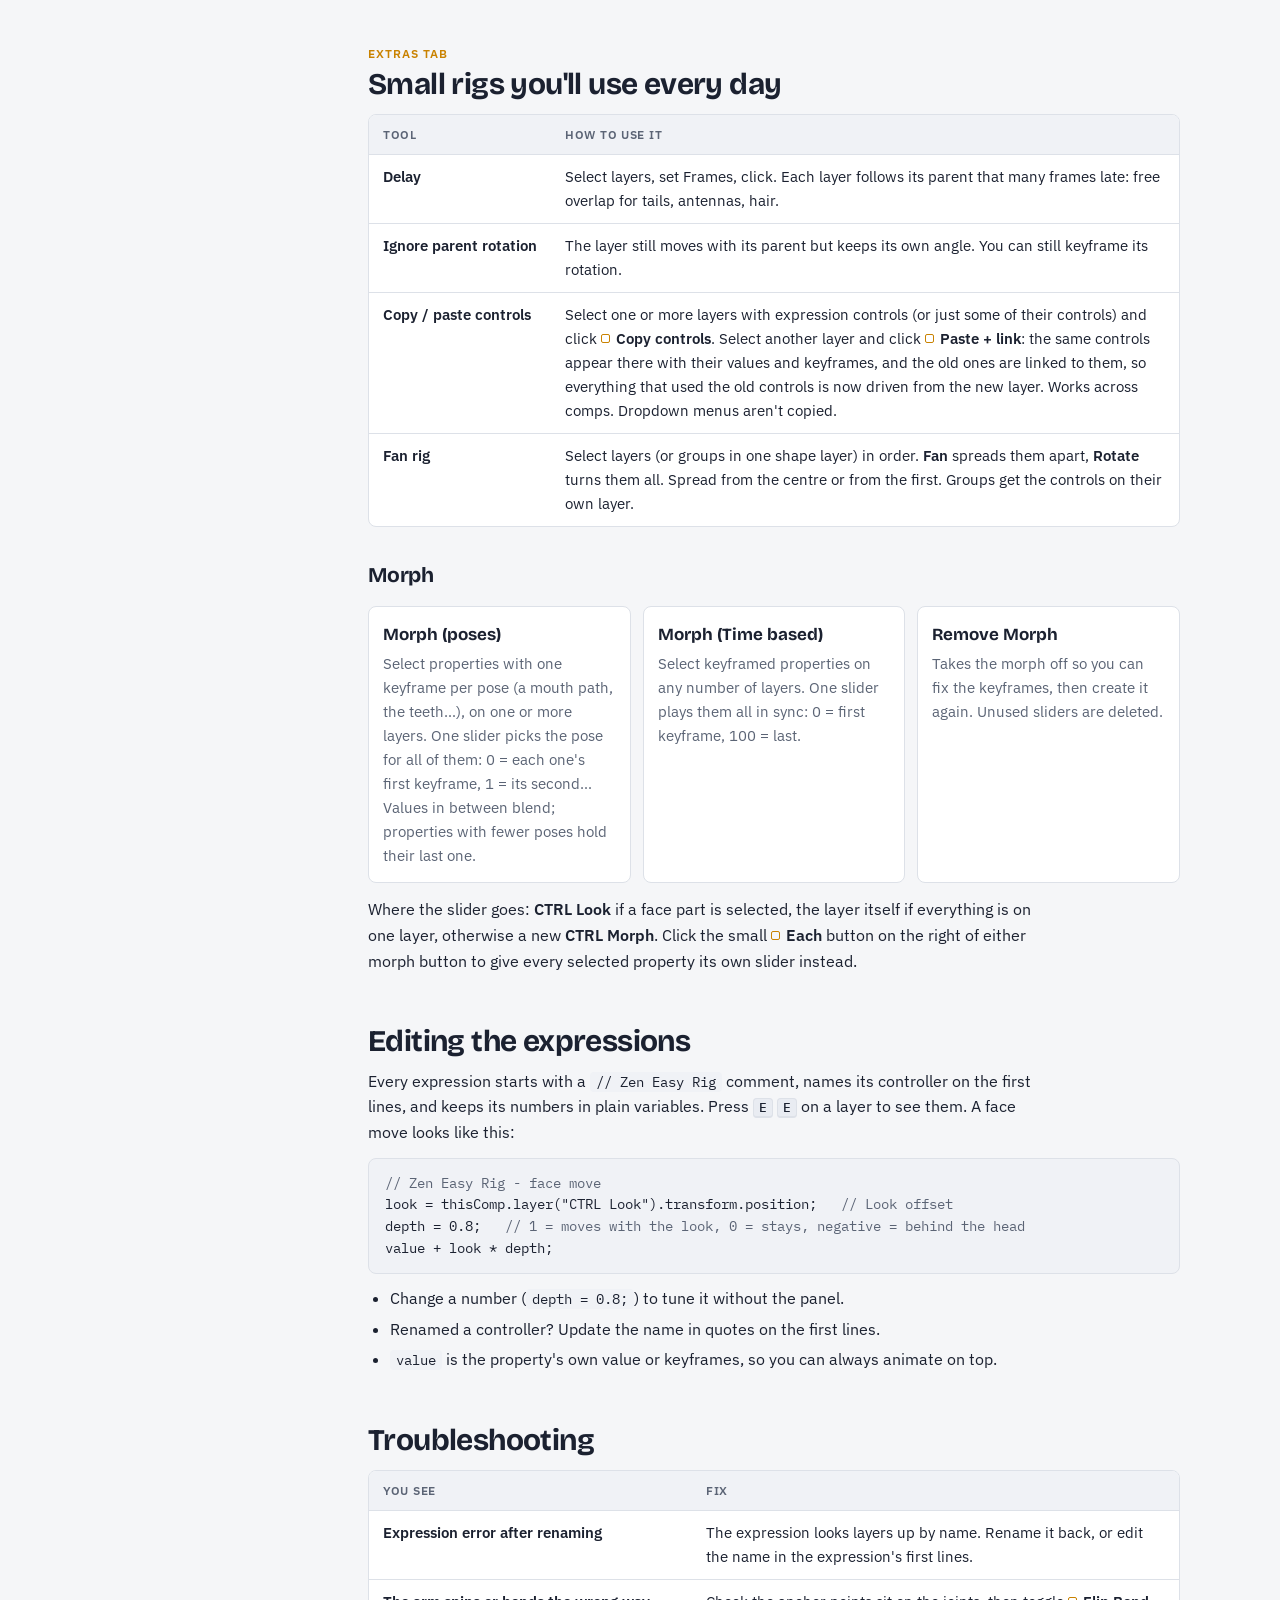
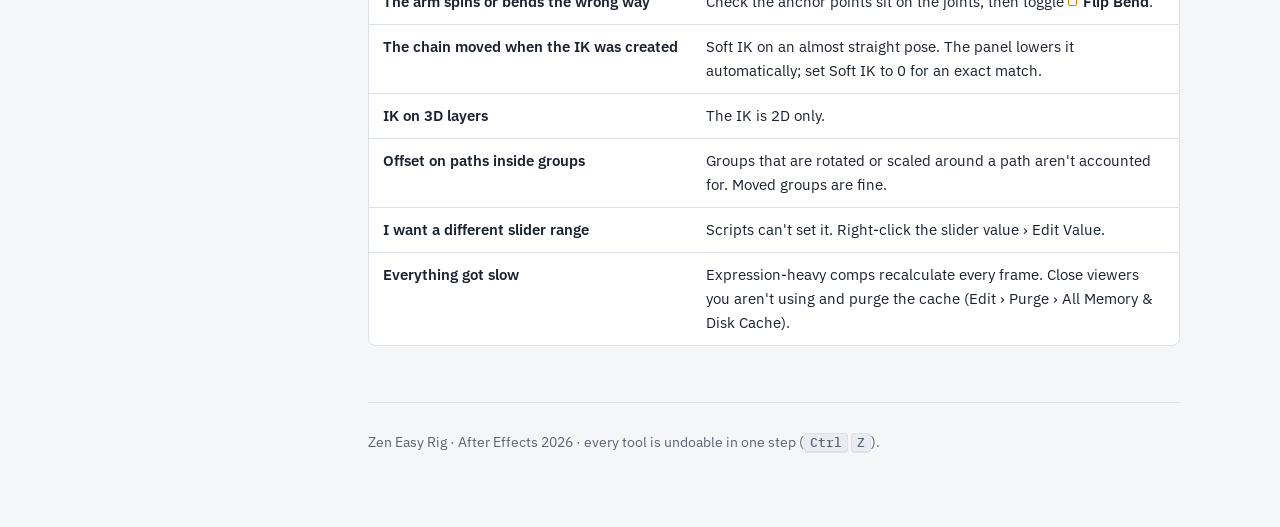
<file: scripts-gallery/tools/zen-easy-rig/guide.html>
<!doctype html><html><head><meta charset=utf8><meta name=viewport content="width=device-width,initial-scale=1,viewport-fit=cover"><style>:root{color-scheme:light;box-sizing:border-box;padding-top:env(safe-area-inset-top,0px);padding-bottom:env(safe-area-inset-bottom,0px)}html{scroll-padding-top:env(safe-area-inset-top,0px)}body{margin:0;padding:0;font:14px -apple-system,BlinkMacSystemFont,sans-serif;background:#fff;color:#000}img{max-width:100%}[hidden]:not([hidden=until-found i]){display:none!important}</style></head><body>
<title>Zen Easy Rig Guide</title>
<link rel="preconnect" href="https://fonts.googleapis.com">
<link rel="stylesheet" href="https://fonts.googleapis.com/css2?family=Bricolage+Grotesque:opsz,wght@12..96,500;12..96,700&family=IBM+Plex+Sans:wght@400;500;600&family=IBM+Plex+Mono:wght@400;500&display=swap">
<style>
/* Layout: a rigger's field manual. Sticky section index on the left, one reading column, amber = the controller colour used in the panel. */
:root {
  --bg: #f5f6f8;
  --surface: #ffffff;
  --ink: #1b2130;
  --muted: #5b6475;
  --line: #dde1e8;
  --accent: #c98200;        /* amber, like the panel's Shape controllers */
  --accent-soft: #fff3d9;
  --code-bg: #f0f2f6;
  --kbd-bg: #e9ecf2;
  --display: "Bricolage Grotesque", "Segoe UI", system-ui, sans-serif;
  --body: "IBM Plex Sans", "Segoe UI", system-ui, sans-serif;
  --mono: "IBM Plex Mono", Consolas, "Courier New", monospace;
}
@media (prefers-color-scheme: dark) {
  :root:not([data-theme="light"]) {
    --bg: #13161d; --surface: #1b1f29; --ink: #e7eaf0; --muted: #9aa3b4; --line: #2c3240;
    --accent: #ffb52e; --accent-soft: #2e2617; --code-bg: #20252f; --kbd-bg: #2a303c; color-scheme: dark;
  }
}
:root[data-theme="dark"] {
  --bg: #13161d; --surface: #1b1f29; --ink: #e7eaf0; --muted: #9aa3b4; --line: #2c3240;
  --accent: #ffb52e; --accent-soft: #2e2617; --code-bg: #20252f; --kbd-bg: #2a303c; color-scheme: dark;
}

/* language switch: everything exists twice, one copy is hidden */
html:not([data-lang="es"]) .es { display: none !important; }
html[data-lang="es"] .en { display: none !important; }

* { box-sizing: border-box; }
body { background: var(--bg); color: var(--ink); font-family: var(--body); font-size: 16px; line-height: 1.6; }
.wrap { max-width: 1120px; margin: 0 auto; padding-inline: 20px; padding-block: 0 64px; display: grid; grid-template-columns: 220px minmax(0, 1fr); gap: 48px; }
@media (max-width: 860px) { .wrap { grid-template-columns: minmax(0, 1fr); gap: 0; } nav.toc { display: none; } }

header.top { position: sticky; top: env(safe-area-inset-top, 0px); z-index: 5; background: color-mix(in srgb, var(--bg) 88%, transparent); backdrop-filter: blur(8px); border-bottom: 1px solid var(--line); }
header.top .bar { max-width: 1120px; margin: 0 auto; padding: 12px 20px; display: flex; align-items: center; gap: 12px; }
.brand { display: flex; align-items: center; gap: 10px; font-family: var(--display); font-weight: 700; font-size: 18px; letter-spacing: -0.01em; color: var(--ink); text-decoration: none; }
.brand svg { flex: none; }
.spacer { flex: 1; }
.lang { display: inline-flex; border: 1px solid var(--line); border-radius: 999px; padding: 3px; background: var(--surface); }
.lang button { font: 600 13px var(--body); border: 0; background: transparent; color: var(--muted); padding: 6px 12px; border-radius: 999px; cursor: pointer; }
.lang button[aria-pressed="true"] { background: var(--ink); color: var(--bg); }
.lang button:focus-visible, a:focus-visible { outline: 2px solid var(--accent); outline-offset: 2px; }

nav.toc { position: sticky; top: calc(env(safe-area-inset-top, 0px) + 72px); align-self: start; padding-top: 40px; font-size: 14px; }
nav.toc p { font-size: 11px; text-transform: uppercase; letter-spacing: 0.08em; color: var(--muted); margin: 0 0 8px; font-weight: 600; }
nav.toc a { display: block; color: var(--muted); text-decoration: none; padding: 5px 0 5px 12px; border-left: 2px solid var(--line); }
nav.toc a:hover { color: var(--ink); border-left-color: var(--accent); }
nav.toc a.sub { padding-left: 24px; font-size: 13px; }

main { min-width: 0; padding-top: 40px; }
.hero { padding-bottom: 28px; border-bottom: 1px solid var(--line); margin-bottom: 8px; }
.hero h1 { font-family: var(--display); font-size: clamp(34px, 6vw, 54px); line-height: 1.05; letter-spacing: -0.025em; margin: 0 0 14px; text-wrap: balance; }
.hero .lede { font-size: 19px; color: var(--muted); max-width: 62ch; margin: 0; }
.download { margin: 18px 0 22px; }
.dl { display: inline-flex; align-items: center; gap: 8px; padding: 11px 20px; border-radius: 8px; background: var(--accent); color: #fff; font: 600 15px var(--body); text-decoration: none; }
.dl:hover { filter: brightness(1.08); }
.dl::before { content: "↓"; font-weight: 700; }
.hero .chips { display: flex; flex-wrap: wrap; gap: 8px; margin-top: 20px; }
.chip { font: 500 13px var(--body); padding: 5px 11px; border-radius: 999px; background: var(--surface); border: 1px solid var(--line); color: var(--ink); text-decoration: none; }
.chip b { color: var(--accent); font-weight: 600; }

section { padding-top: 40px; scroll-margin-top: 72px; }
h2 { font-family: var(--display); font-size: 30px; letter-spacing: -0.02em; line-height: 1.15; margin: 0 0 6px; text-wrap: balance; }
h2 .tab { font: 600 12px var(--body); text-transform: uppercase; letter-spacing: 0.08em; color: var(--accent); display: block; margin-bottom: 6px; }
h3 { font-family: var(--display); font-size: 21px; letter-spacing: -0.01em; margin: 32px 0 6px; scroll-margin-top: 72px; }
p, li { max-width: 68ch; }
p { margin: 10px 0; }
ul, ol { padding-left: 22px; margin: 10px 0; }
li { margin: 5px 0; }
a { color: var(--ink); text-decoration-color: var(--accent); text-underline-offset: 3px; }
strong { font-weight: 600; }
.ui { font-weight: 600; white-space: nowrap; }
.ui::before { content: ""; display: inline-block; width: 7px; height: 7px; border: 1.5px solid var(--accent); border-radius: 2px; margin-right: 6px; vertical-align: 1px; }
code { font-family: var(--mono); font-size: 0.88em; background: var(--code-bg); padding: 1px 6px; border-radius: 4px; }
pre { background: var(--code-bg); border: 1px solid var(--line); border-radius: 8px; padding: 14px 16px; overflow-x: auto; font: 14px/1.55 var(--mono); margin: 12px 0; }
pre code { background: none; padding: 0; font-size: inherit; }
pre .c { color: var(--muted); }
kbd { font: 500 13px var(--mono); background: var(--kbd-bg); border: 1px solid var(--line); border-bottom-width: 2px; border-radius: 4px; padding: 0 5px; }

.steps { list-style: none; padding: 0; counter-reset: s; display: grid; gap: 10px; }
.steps li { counter-increment: s; position: relative; padding-left: 40px; max-width: 64ch; }
.steps li::before { content: counter(s); position: absolute; left: 0; top: 1px; width: 26px; height: 26px; border-radius: 50%; background: var(--accent-soft); color: var(--accent); font: 700 13px/26px var(--body); text-align: center; }

.table-wrap { overflow-x: auto; margin: 12px 0; border: 1px solid var(--line); border-radius: 8px; background: var(--surface); }
table { border-collapse: collapse; width: 100%; min-width: 520px; font-size: 15px; }
th, td { text-align: left; vertical-align: top; padding: 10px 14px; border-bottom: 1px solid var(--line); }
th { font-size: 12px; text-transform: uppercase; letter-spacing: 0.06em; color: var(--muted); font-weight: 600; background: var(--code-bg); }
tr:last-child td { border-bottom: 0; }
td:first-child { white-space: nowrap; font-weight: 600; }

.note { border: 1px solid var(--line); background: var(--surface); border-radius: 8px; padding: 12px 16px; margin: 14px 0; max-width: 68ch; }
.note.tip { border-color: color-mix(in srgb, var(--accent) 45%, var(--line)); background: var(--accent-soft); }
.note p { margin: 4px 0; }
.note .label { font: 600 12px var(--body); text-transform: uppercase; letter-spacing: 0.08em; color: var(--accent); }

.modes { display: grid; grid-template-columns: repeat(auto-fit, minmax(200px, 1fr)); gap: 12px; margin: 14px 0; }
.mode { background: var(--surface); border: 1px solid var(--line); border-radius: 8px; padding: 14px; min-width: 0; }
.mode h4 { margin: 0 0 4px; font-family: var(--display); font-size: 17px; }
.mode p { margin: 0; font-size: 15px; color: var(--muted); }

footer { margin-top: 56px; padding-top: 18px; border-top: 1px solid var(--line); color: var(--muted); font-size: 14px; }
@media (prefers-reduced-motion: no-preference) { html { scroll-behavior: smooth; } }
</style>

<header class="top">
  <div class="bar">
    <a class="brand" href="#top">
      <svg width="26" height="26" viewBox="0 0 26 26" aria-hidden="true"><rect x="5" y="5" width="16" height="16" fill="none" stroke="var(--accent)" stroke-width="2.2"/><path d="M13 0v26M0 13h26" stroke="var(--accent)" stroke-width="2.2"/></svg>
      Zen Easy Rig
    </a>
    <span class="spacer"></span>
    <div class="lang" role="group" aria-label="Language / Idioma">
      <button type="button" id="btn-en" aria-pressed="true">English</button>
      <button type="button" id="btn-es" aria-pressed="false">Español</button>
    </div>
  </div>
</header>

<div class="wrap" id="top">
  <nav class="toc" aria-label="Contents">
    <p><span class="en">Contents</span><span class="es">Índice</span></p>
    <a href="#install"><span class="en">Install</span><span class="es">Instalación</span></a>
    <a href="#ik">IK</a>
    <a class="sub" href="#ik-settings"><span class="en">IK controls</span><span class="es">Controles del IK</span></a>
    <a class="sub" href="#parenting"><span class="en">Parenting</span><span class="es">Emparentado</span></a>
    <a href="#face"><span class="en">Face</span><span class="es">Cara</span></a>
    <a class="sub" href="#face-parts"><span class="en">Face parts</span><span class="es">Partes de la cara</span></a>
    <a class="sub" href="#eyes"><span class="en">Eye generator</span><span class="es">Generador de ojos</span></a>
    <a class="sub" href="#simple-eyes"><span class="en">Simple eyes</span><span class="es">Ojos simples</span></a>
    <a href="#extras">Extras</a>
    <a class="sub" href="#morph">Morph</a>
    <a href="#expressions"><span class="en">Editing expressions</span><span class="es">Editar expresiones</span></a>
    <a href="#trouble"><span class="en">Troubleshooting</span><span class="es">Problemas</span></a>
  </nav>

  <main>
    <div class="hero">
      <h1><span class="en">Rig characters in a few clicks, and still understand every expression.</span><span class="es">Riggea personajes en pocos clics, y entiende cada expresión.</span></h1>
      <p class="lede en">Zen Easy Rig is a dockable After Effects panel with three tabs: IK for limbs, Face for heads and eyes, and Extras for handy little rigs. Everything it builds is a short, commented expression you can open and change by hand.</p>
      <p class="lede es">Zen Easy Rig es un panel acoplable de After Effects con tres pestañas: IK para extremidades, Cara para cabezas y ojos, y Extras para pequeños rigs útiles. Todo lo que crea es una expresión corta y comentada que puedes abrir y cambiar a mano.</p>
      <div class="chips">
        <a class="chip" href="#ik"><b>IK</b> · <span class="en">layers, pins, paths</span><span class="es">capas, pines, trazados</span></a>
        <a class="chip" href="#face"><b><span class="en">Face</span><span class="es">Cara</span></b> · <span class="en">look, squash, flip, eyes</span><span class="es">mirada, squash, flip, ojos</span></a>
        <a class="chip" href="#extras"><b>Extras</b> · <span class="en">delay, fan, morph</span><span class="es">retardo, abanico, morph</span></a>
      </div>
    </div>

    <!-- ============ INSTALL ============ -->
    <section id="install">
      <h2><span class="en">Install</span><span class="es">Instalación</span></h2>
      <p class="download"><a class="dl" href="https://github.com/Zenzuke-Animation/adobe-scripts/releases/latest/download/ZenEasyRig.jsx"><span class="en">Download ZenEasyRig.jsx</span><span class="es">Descargar ZenEasyRig.jsx</span></a></p>
      <ol class="steps">
        <li class="en">Copy <code>ZenEasyRig.jsx</code> into <code>C:\Program Files\Adobe\Adobe After Effects 2026\Support Files\Scripts\ScriptUI Panels\</code></li>
        <li class="es">Copia <code>ZenEasyRig.jsx</code> en <code>C:\Program Files\Adobe\Adobe After Effects 2026\Support Files\Scripts\ScriptUI Panels\</code></li>
        <li class="en">Restart After Effects and open <span class="ui">Window › ZenEasyRig.jsx</span>. Dock it next to your Timeline.</li>
        <li class="es">Reinicia After Effects y abre <span class="ui">Ventana › ZenEasyRig.jsx</span>. Acóplalo junto a la Línea de tiempo.</li>
        <li class="en">At the top, pick the <span class="ui">Controller</span> type the tools will create.</li>
        <li class="es">Arriba, elige el tipo de <span class="ui">Controller</span> que crearán las herramientas.</li>
      </ol>
      <div class="table-wrap"><table>
        <thead><tr><th><span class="en">Controller</span><span class="es">Controlador</span></th><th><span class="en">What you get</span><span class="es">Qué obtienes</span></th></tr></thead>
        <tbody>
          <tr><td>Null</td><td><span class="en">A plain null layer. Nulls stay at 100% scale so anything parented to them keeps a clean scale (the Look null is the one exception, at 50%).</span><span class="es">Una capa null normal. Los nulls se quedan al 100% de escala para que lo que cuelgue de ellos mantenga una escala limpia (el null de Look es la excepción, al 50%).</span></td></tr>
          <tr><td>Shape (guide)</td><td><span class="en">An amber square with a crosshair, with Guide Layer on so it never renders. The crosshair shows you when it's rotated.</span><span class="es">Un cuadrado ámbar con cruz, con Capa guía activada para que nunca se renderice. La cruz te deja ver cuándo está rotado.</span></td></tr>
        </tbody>
      </table></div>
    </section>

    <!-- ============ IK ============ -->
    <section id="ik">
      <h2><span class="tab"><span class="en">IK tab</span><span class="es">Pestaña IK</span></span><span class="en">Two-bone IK, on anything</span><span class="es">IK de dos huesos, sobre cualquier cosa</span></h2>
      <p class="en">Select what you want to rig, set the options, click <span class="ui">Create IK</span>. The panel creates the controller at the end of the chain for you.</p>
      <p class="es">Selecciona lo que quieres riggear, ajusta las opciones y pulsa <span class="ui">Create IK</span>. El panel crea el controlador en el extremo de la cadena.</p>
      <div class="modes">
        <div class="mode"><h4><span class="en">3 layers</span><span class="es">3 capas</span></h4><p class="en">Upper, lower, end (arm, forearm, hand). Any layer type, shape layers included. They get parented in a chain if they aren't already.</p><p class="es">Superior, inferior y final (brazo, antebrazo, mano). Cualquier tipo de capa, incluidas capas de forma. Se emparentan en cadena si no lo están.</p></div>
        <div class="mode"><h4><span class="en">3 shape groups</span><span class="es">3 grupos de forma</span></h4><p class="en">Upper, lower and end groups side by side in one shape layer (or just select the shape layer if it holds exactly 3 groups). Each group moves and rotates like a bone. The order is found automatically: the shoulder is the group whose drawing reaches toward the elbow.</p><p class="es">Grupos superior, inferior y final, uno al lado del otro en una capa de forma (o selecciona solo la capa de forma si tiene exactamente 3 grupos). Cada grupo se mueve y rota como un hueso. El orden se detecta solo: el hombro es el grupo cuyo dibujo se extiende hacia el codo.</p></div>
        <div class="mode"><h4><span class="en">Puppet pins</span><span class="es">Pines de marioneta</span></h4><p class="en">Select the Puppet effect (or just its layer) and click Create IK: every pin joins one chain. Pin 1 is the shoulder, the last pin follows the controller, the middle pin is the elbow, and the pins in between move with their bone.</p><p class="es">Selecciona el efecto Marioneta (o solo su capa) y pulsa Create IK: todos los pines forman una cadena. El Pin 1 es el hombro, el último sigue al controlador, el del medio es el codo y los demás se mueven con su hueso.</p></div>
        <div class="mode"><h4><span class="en">3 points</span><span class="es">3 puntos</span></h4><p class="en">Any 2D point properties: puppet pins, effect points (gradients…), shape group positions, layer positions. Root, middle, end.</p><p class="es">Cualquier propiedad de punto 2D: pines de marioneta, puntos de efectos (degradados…), posiciones de grupos de forma, posiciones de capa. Raíz, medio, final.</p></div>
        <div class="mode"><h4><span class="en">1 path</span><span class="es">1 trazado</span></h4><p class="en">A shape path or mask with 3 or more points, straight or curved. First point stays, last point follows, the middle point bends.</p><p class="es">Un trazado de forma o máscara con 3 o más puntos, recto o curvo. El primero se queda, el último sigue al control, el del medio se dobla.</p></div>
      </div>
      <div class="note tip"><p class="label"><span class="en">Before you click</span><span class="es">Antes de pulsar</span></p>
        <p class="en">For layers and shape groups, put each <strong>anchor point on its joint</strong>: shoulder, elbow, wrist. For puppet pins, Pin 1 is the root and the highest pin number is the end (the panel sorts them for you).</p>
        <p class="es">En capas y grupos de forma, pon cada <strong>punto de anclaje en su articulación</strong>: hombro, codo, muñeca. En pines de marioneta, el Pin 1 es la raíz y el número más alto es el final (el panel los ordena por ti).</p>
      </div>

      <h3 id="ik-settings"><span class="en">Controls on the IK controller</span><span class="es">Controles en el controlador del IK</span></h3>
      <div class="table-wrap"><table>
        <thead><tr><th><span class="en">Control</span><span class="es">Control</span></th><th><span class="en">What it does</span><span class="es">Qué hace</span></th></tr></thead>
        <tbody>
          <tr><td>IK / FK</td><td><span class="en">100 = IK follows the controller. 0 = FK: the bones use their own Rotation keyframes. In between blends. (Optional, tick <span class="ui">IK / FK slider</span>.)</span><span class="es">100 = el IK sigue al controlador. 0 = FK: los huesos usan sus propios keyframes de Rotación. Los valores intermedios mezclan. (Opcional, marca <span class="ui">IK / FK slider</span>.)</span></td></tr>
          <tr><td>Soft IK</td><td><span class="en">% of the chain that eases into full reach, so the arm never "pops" straight. 5–10 is smooth, 0 is classic IK. If your rest pose is almost straight, the panel lowers it just enough that nothing moves when the IK is created.</span><span class="es">% de la cadena que se suaviza al llegar a su máximo, para que el brazo no "salte" al estirarse. 5–10 es suave, 0 es el IK clásico. Si tu pose inicial está casi recta, el panel lo baja lo justo para que nada se mueva al crear el IK.</span></td></tr>
          <tr><td>Flip Bend</td><td><span class="en">Bends the elbow the other way. It's preset to match your current pose.</span><span class="es">Dobla el codo hacia el otro lado. Viene ajustado según tu pose actual.</span></td></tr>
          <tr><td>Stretch</td><td><span class="en">The bones grow to reach the controller when it's out of reach. (Optional.)</span><span class="es">Los huesos se alargan para alcanzar el controlador cuando está fuera de alcance. (Opcional.)</span></td></tr>
          <tr><td>End Follows Ctrl</td><td><span class="en">0–100. How much the end layer (the hand) takes the controller's rotation. Layer IK only.</span><span class="es">0–100. Cuánto toma la capa final (la mano) la rotación del controlador. Solo IK de capas.</span></td></tr>
          <tr><td>Curve %</td><td><span class="en">Path IK only. Scales every curve handle at once: 100 = as drawn, 0 = straight segments, 200 = double curve.</span><span class="es">Solo IK de trazado. Escala todas las asas de curva a la vez: 100 = como lo dibujaste, 0 = segmentos rectos, 200 = el doble de curva.</span></td></tr>
        </tbody>
      </table></div>
      <p class="en">To animate in FK, set <span class="ui">IK / FK</span> to 0 and keyframe the bones' Rotation as usual. For path IK, the path's own keyframes are the FK pose.</p>
      <p class="es">Para animar en FK, pon <span class="ui">IK / FK</span> a 0 y anima la Rotación de los huesos como siempre. En el IK de trazado, los keyframes del propio trazado son la pose FK.</p>

      <h3 id="parenting"><span class="en">Parenting buttons</span><span class="es">Botones de emparentado</span></h3>
      <p class="en">Select the children first and the parent <strong>last</strong>.</p>
      <p class="es">Selecciona primero los hijos y el padre <strong>al final</strong>.</p>
      <ul>
        <li class="en"><span class="ui">Simple Parent</span> parents every selected layer to the last one.</li>
        <li class="es"><span class="ui">Simple Parent</span> emparenta todas las capas seleccionadas a la última.</li>
        <li class="en"><span class="ui">Simple Parent (unparented only)</span> does the same, but layers that already have a parent keep it.</li>
        <li class="es"><span class="ui">Simple Parent (unparented only)</span> hace lo mismo, pero las capas que ya tienen padre lo conservan.</li>
      </ul>
    </section>

    <!-- ============ FACE ============ -->
    <section id="face">
      <h2><span class="tab"><span class="en">Face tab</span><span class="es">Pestaña Cara</span></span><span class="en">A face that looks around</span><span class="es">Una cara que mira a su alrededor</span></h2>
      <p class="en">The face rig works on separate layers <em>and</em> on groups inside one big shape layer. One control, <strong>CTRL Look</strong>, says where the face is looking; every part reacts to how far it has moved from the centre.</p>
      <p class="es">El rig de cara funciona con capas separadas <em>y</em> con grupos dentro de una sola capa de forma. Un control, <strong>CTRL Look</strong>, dice hacia dónde mira la cara; cada parte reacciona según cuánto se ha movido desde el centro.</p>
      <ol class="steps">
        <li class="en">Select your base head shape and click <span class="ui">Create Head + Look controls</span>. <strong>CTRL Head</strong> appears on that layer's anchor point and the layer is parented to it. If the head had a parent (a body), CTRL Head takes it over.</li>
        <li class="es">Selecciona la forma base de la cabeza y pulsa <span class="ui">Create Head + Look controls</span>. <strong>CTRL Head</strong> aparece en el punto de anclaje de esa capa y la capa queda emparentada a él. Si la cabeza tenía padre (un cuerpo), CTRL Head lo hereda.</li>
        <li class="en">Select face parts (layers, or groups in the timeline), tick what each should do, click <span class="ui">Apply</span>.</li>
        <li class="es">Selecciona partes de la cara (capas, o grupos en la línea de tiempo), marca lo que debe hacer cada una y pulsa <span class="ui">Apply</span>.</li>
        <li class="en">Move <strong>CTRL Look</strong> to animate the look. Rotate or move <strong>CTRL Head</strong> to move the whole head.</li>
        <li class="es">Mueve <strong>CTRL Look</strong> para animar la mirada. Rota o mueve <strong>CTRL Head</strong> para mover toda la cabeza.</li>
      </ol>

      <h3 id="face-parts"><span class="en">Face part options</span><span class="es">Opciones de las partes</span></h3>
      <div class="table-wrap"><table>
        <thead><tr><th><span class="en">Option</span><span class="es">Opción</span></th><th><span class="en">What it does</span><span class="es">Qué hace</span></th><th><span class="en">Typical use</span><span class="es">Uso típico</span></th></tr></thead>
        <tbody>
          <tr><td>Move · depth</td><td><span class="en">Follows the look by this amount. 1 = moves fully, 0.5 = half, negative = moves the opposite way. Use the slider or type any number.</span><span class="es">Sigue la mirada en esta cantidad. 1 = se mueve del todo, 0.5 = la mitad, negativo = se mueve al revés. Usa el deslizador o escribe cualquier número.</span></td><td><span class="en">Eyes 0.8, mouth 0.7, ponytail −0.4</span><span class="es">Ojos 0.8, boca 0.7, coleta −0.4</span></td></tr>
          <tr><td>Separate up / down</td><td><span class="en">Depth above becomes left/right, this box is up/down.</span><span class="es">La profundidad de arriba pasa a ser izquierda/derecha y esta casilla arriba/abajo.</span></td><td><span class="en">Ears that slide sideways but barely up</span><span class="es">Orejas que se deslizan a los lados pero apenas hacia arriba</span></td></tr>
          <tr><td>Squash H · V</td><td><span class="en">Shrinks the part as the look moves. <strong>Both ways</strong> ticked = shrinks whichever way you look; unticked = shrinks one way, grows the other.</span><span class="es">Encoge la parte cuando la mirada se mueve. <strong>Both ways</strong> marcado = encoge mires hacia donde mires; sin marcar = encoge hacia un lado y crece hacia el otro.</span></td><td><span class="en">Glasses H 0.2 both ways</span><span class="es">Gafas H 0.2 en ambos sentidos</span></td></tr>
          <tr><td>Rotate X · Y</td><td><span class="en">Degrees per pixel the look moves sideways (X) and up/down (Y).</span><span class="es">Grados por cada píxel que la mirada se mueve de lado (X) y arriba/abajo (Y).</span></td><td><span class="en">Eyebrows, nose tip</span><span class="es">Cejas, punta de la nariz</span></td></tr>
          <tr><td>Flip when look</td><td><span class="en">Mirrors the part while the look is past a value. X mirrors left/right, Y flips upside down. <code>X &lt; 0</code> flips at the centre line.</span><span class="es">Refleja la parte mientras la mirada pasa de un valor. X refleja izquierda/derecha, Y la pone boca abajo. <code>X &lt; 0</code> la voltea en la línea central.</span></td><td><span class="en">Nose, side hair</span><span class="es">Nariz, pelo lateral</span></td></tr>
          <tr><td>Show when look</td><td><span class="en">The part is only visible while the look is past a value.</span><span class="es">La parte solo es visible mientras la mirada pasa de un valor.</span></td><td><span class="en">An ear that appears on one side</span><span class="es">Una oreja que aparece en un lado</span></td></tr>
        </tbody>
      </table></div>
      <ul>
        <li class="en"><span class="ui">Get from selected</span> reads a part's current settings back into the panel. Tweak, then <span class="ui">Apply</span> again.</li>
        <li class="es"><span class="ui">Get from selected</span> lee los ajustes actuales de una parte y los pone en el panel. Ajusta y vuelve a pulsar <span class="ui">Apply</span>.</li>
        <li class="en"><span class="ui">Apply</span> mirrors the checkboxes: anything unticked is removed from the part. Other expressions (IK, Delay, your own) are never touched.</li>
        <li class="es"><span class="ui">Apply</span> refleja las casillas: lo que esté desmarcado se quita de la parte. Las demás expresiones (IK, Delay, las tuyas) no se tocan nunca.</li>
        <li class="en"><span class="ui">Front / Back pair</span>: select the front part, then the back part. They swap visibility at the Show-when value, for example a hair lock that passes in front of or behind the head.</li>
        <li class="es"><span class="ui">Front / Back pair</span>: selecciona la parte delantera y luego la trasera. Se intercambian la visibilidad en el valor de "Show when", por ejemplo un mechón que pasa por delante o por detrás de la cabeza.</li>
      </ul>

      <h3 id="eyes"><span class="en">Eye generator</span><span class="es">Generador de ojos</span></h3>
      <p class="en">Builds flexible eyes from one simple <strong>Base</strong> line (corner to corner): the eye white, the lid line, a pupil cut to the eye shape, and lashes that ride the lid. Reshape or keyframe the Base path and everything follows.</p>
      <p class="es">Crea ojos flexibles a partir de una línea <strong>Base</strong> (de esquina a esquina): el blanco del ojo, la línea del párpado, una pupila recortada con la forma del ojo y pestañas que siguen el párpado. Cambia o anima el trazado Base y todo le sigue.</p>
      <ul>
        <li class="en"><strong>From scratch:</strong> set Width, Gap and Lashes, tick <span class="ui">Both eyes</span>, click <span class="ui">Create Eyes</span>. Tick <span class="ui">Add into the selected shape layer</span> to put them inside your face layer.</li>
        <li class="es"><strong>Desde cero:</strong> ajusta Width, Gap y Lashes, marca <span class="ui">Both eyes</span> y pulsa <span class="ui">Create Eyes</span>. Marca <span class="ui">Add into the selected shape layer</span> para meterlos dentro de tu capa de cara.</li>
        <li class="en"><strong>From your own lines:</strong> draw one line per eye (2 or more points), select the paths and click <span class="ui">Create Eyes</span>. Each line becomes that eye's Base. If <span class="ui">Both eyes</span> is ticked and only one line is selected, the panel asks first.</li>
        <li class="es"><strong>Desde tus propias líneas:</strong> dibuja una línea por ojo (2 o más puntos), selecciona los trazados y pulsa <span class="ui">Create Eyes</span>. Cada línea se convierte en la Base de ese ojo. Si <span class="ui">Both eyes</span> está marcado y solo hay una línea, el panel te pregunta antes.</li>
        <li class="en">Lashes are straight bezier paths with handles, ready to bend. 0 lashes = no lid line either.</li>
        <li class="es">Las pestañas son trazados bezier rectos con asas, listos para curvar. 0 pestañas = tampoco hay línea de párpado.</li>
      </ul>

      <h3 id="simple-eyes"><span class="en">Simple eyes</span><span class="es">Ojos simples</span></h3>
      <p class="en">For pill-shaped cartoon eyes. Select your drawn eyes and click <span class="ui">Make Simple Eyes</span>: each becomes a rounded rectangle with the same size, place and colour that can blink. Your drawing is switched off, not deleted.</p>
      <p class="es">Para ojos de dibujo con forma de píldora. Selecciona los ojos dibujados y pulsa <span class="ui">Make Simple Eyes</span>: cada uno se convierte en un rectángulo redondeado del mismo tamaño, lugar y color que puede parpadear. Tu dibujo se desactiva, no se borra.</p>
      <ul>
        <li class="en">One shape layer with exactly two groups = two eyes. Several layers = one eye per layer; inside each, the biggest group is the eye and the next one its pupil.</li>
        <li class="es">Una capa de forma con exactamente dos grupos = dos ojos. Varias capas = un ojo por capa; dentro de cada una, el grupo más grande es el ojo y el siguiente su pupila.</li>
        <li class="en">Tick <span class="ui">With pupil</span> to add a pupil (it takes your drawn pupil's colour and size if there is one). <code>closeTo = 0.5</code> in the expression sets where the eye closes: 0 top, 1 bottom.</li>
        <li class="es">Marca <span class="ui">With pupil</span> para añadir pupila (toma el color y tamaño de tu pupila dibujada si existe). <code>closeTo = 0.5</code> en la expresión indica dónde se cierra el ojo: 0 arriba, 1 abajo.</li>
      </ul>

      <h3><span class="en">Eye controls</span><span class="es">Controles de los ojos</span></h3>
      <p class="en">They go on <strong>CTRL Look</strong> if it exists, otherwise on a new <strong>CTRL Eyes</strong>. Tick <span class="ui">Separate controls per eye</span> (in either eye tool) to give each eye its own set: <em>Top Lid L</em>, <em>Top Lid R</em>, <em>Eye Open L</em>… so you can wink or move one pupil. <strong>Convergence</strong> always stays shared.</p>
      <p class="es">Se colocan en <strong>CTRL Look</strong> si existe; si no, en un nuevo <strong>CTRL Eyes</strong>. Marca <span class="ui">Separate controls per eye</span> (en cualquiera de las dos herramientas de ojos) para que cada ojo tenga los suyos: <em>Top Lid L</em>, <em>Top Lid R</em>, <em>Eye Open L</em>… y así guiñar o mover una sola pupila. <strong>Convergence</strong> siempre es compartido.</p>
      <div class="table-wrap"><table>
        <thead><tr><th><span class="en">Control</span><span class="es">Control</span></th><th><span class="en">What it does</span><span class="es">Qué hace</span></th></tr></thead>
        <tbody>
          <tr><td>Eye Opening</td><td><span class="en">Full eye height in pixels (generated eyes).</span><span class="es">Altura total del ojo en píxeles (ojos generados).</span></td></tr>
          <tr><td>Top Lid · Bottom Lid</td><td><span class="en">100 = open, 0 = closed. Animate both to 0 for a blink.</span><span class="es">100 = abierto, 0 = cerrado. Anima ambos a 0 para un parpadeo.</span></td></tr>
          <tr><td>Eye Open</td><td><span class="en">Simple eyes: 100 = open, 0 = a thin line.</span><span class="es">Ojos simples: 100 = abierto, 0 = una línea fina.</span></td></tr>
          <tr><td>Roundness</td><td><span class="en">How round the eye white is.</span><span class="es">Lo redondo que es el blanco del ojo.</span></td></tr>
          <tr><td>Pupils</td><td><span class="en">Moves both pupils by hand.</span><span class="es">Mueve las dos pupilas a mano.</span></td></tr>
          <tr><td>Pupil Size</td><td><span class="en">Pupil diameter in pixels.</span><span class="es">Diámetro de la pupila en píxeles.</span></td></tr>
          <tr><td>Pupil Follow</td><td><span class="en">How far pupils slide when CTRL Look moves. 0.4 = move Look 50 px, pupils move 20 px.</span><span class="es">Cuánto se deslizan las pupilas al mover CTRL Look. 0.4 = mueves Look 50 px, las pupilas se mueven 20 px.</span></td></tr>
          <tr><td>Convergence</td><td><span class="en">Positive = pupils closer (cross-eyed), negative = further apart.</span><span class="es">Positivo = pupilas más juntas (bizco), negativo = más separadas.</span></td></tr>
        </tbody>
      </table></div>
    </section>

    <!-- ============ EXTRAS ============ -->
    <section id="extras">
      <h2><span class="tab"><span class="en">Extras tab</span><span class="es">Pestaña Extras</span></span><span class="en">Small rigs you'll use every day</span><span class="es">Pequeños rigs para el día a día</span></h2>
      <div class="table-wrap"><table>
        <thead><tr><th><span class="en">Tool</span><span class="es">Herramienta</span></th><th><span class="en">How to use it</span><span class="es">Cómo usarla</span></th></tr></thead>
        <tbody>
          <tr><td>Delay</td><td><span class="en">Select layers, set Frames, click. Each layer follows its parent that many frames late: free overlap for tails, antennas, hair.</span><span class="es">Selecciona capas, ajusta Frames y pulsa. Cada capa sigue a su padre con ese número de fotogramas de retraso: overlap gratis para colas, antenas, pelo.</span></td></tr>
          <tr><td>Ignore parent rotation</td><td><span class="en">The layer still moves with its parent but keeps its own angle. You can still keyframe its rotation.</span><span class="es">La capa sigue moviéndose con su padre pero mantiene su propio ángulo. Puedes seguir animando su rotación.</span></td></tr>
          <tr><td>Copy / paste controls</td><td><span class="en">Select one or more layers with expression controls (or just some of their controls) and click <span class="ui">Copy controls</span>. Select another layer and click <span class="ui">Paste + link</span>: the same controls appear there with their values and keyframes, and the old ones are linked to them, so everything that used the old controls is now driven from the new layer. Works across comps. Dropdown menus aren't copied.</span><span class="es">Selecciona una o varias capas con controles de expresión (o solo algunos de sus controles) y pulsa <span class="ui">Copy controls</span>. Selecciona otra capa y pulsa <span class="ui">Paste + link</span>: los mismos controles aparecen allí con sus valores y keyframes, y los antiguos quedan enlazados a ellos, así que todo lo que usaba los controles antiguos ahora se maneja desde la capa nueva. Funciona entre composiciones. Los menús desplegables no se copian.</span></td></tr>
          <tr><td>Fan rig</td><td><span class="en">Select layers (or groups in one shape layer) in order. <strong>Fan</strong> spreads them apart, <strong>Rotate</strong> turns them all. Spread from the centre or from the first. Groups get the controls on their own layer.</span><span class="es">Selecciona capas (o grupos de una capa de forma) en orden. <strong>Fan</strong> los abre en abanico, <strong>Rotate</strong> los gira todos. Se abre desde el centro o desde el primero. Los grupos reciben los controles en su propia capa.</span></td></tr>
        </tbody>
      </table></div>

      <h3 id="morph">Morph</h3>
      <div class="modes">
        <div class="mode"><h4><span class="en">Morph (poses)</span><span class="es">Morph (poses)</span></h4><p class="en">Select properties with one keyframe per pose (a mouth path, the teeth…), on one or more layers. One slider picks the pose for all of them: 0 = each one's first keyframe, 1 = its second… Values in between blend; properties with fewer poses hold their last one.</p><p class="es">Selecciona propiedades con un keyframe por pose (un trazado de boca, los dientes…), en una o varias capas. Un deslizador elige la pose de todas: 0 = el primer keyframe de cada una, 1 = el segundo… Los valores intermedios mezclan; las que tienen menos poses se quedan en la última.</p></div>
        <div class="mode"><h4><span class="en">Morph (Time based)</span><span class="es">Morph (por tiempo)</span></h4><p class="en">Select keyframed properties on any number of layers. One slider plays them all in sync: 0 = first keyframe, 100 = last.</p><p class="es">Selecciona propiedades animadas en cualquier número de capas. Un deslizador las reproduce sincronizadas: 0 = primer keyframe, 100 = último.</p></div>
        <div class="mode"><h4>Remove Morph</h4><p class="en">Takes the morph off so you can fix the keyframes, then create it again. Unused sliders are deleted.</p><p class="es">Quita el morph para que puedas corregir los keyframes y volver a crearlo. Los deslizadores sin uso se borran.</p></div>
      </div>
      <p class="en">Where the slider goes: <strong>CTRL Look</strong> if a face part is selected, the layer itself if everything is on one layer, otherwise a new <strong>CTRL Morph</strong>. Click the small <span class="ui">Each</span> button on the right of either morph button to give every selected property its own slider instead.</p>
      <p class="es">Dónde va el deslizador: en <strong>CTRL Look</strong> si hay una parte de la cara seleccionada, en la propia capa si todo está en una sola capa, y si no en un nuevo <strong>CTRL Morph</strong>. Pulsa el botón pequeño <span class="ui">Each</span> a la derecha de cualquiera de los dos botones de morph para que cada propiedad tenga su propio deslizador.</p>
    </section>

    <!-- ============ EXPRESSIONS ============ -->
    <section id="expressions">
      <h2><span class="en">Editing the expressions</span><span class="es">Editar las expresiones</span></h2>
      <p class="en">Every expression starts with a <code>// Zen Easy Rig</code> comment, names its controller on the first lines, and keeps its numbers in plain variables. Press <kbd>E</kbd> <kbd>E</kbd> on a layer to see them. A face move looks like this:</p>
      <p class="es">Cada expresión empieza con un comentario <code>// Zen Easy Rig</code>, nombra su controlador en las primeras líneas y guarda sus números en variables simples. Pulsa <kbd>E</kbd> <kbd>E</kbd> sobre una capa para verlas. Un movimiento de cara se ve así:</p>
<pre><code><span class="c">// Zen Easy Rig - face move</span>
look = thisComp.layer("CTRL Look").transform.position;   <span class="c">// Look offset</span>
depth = 0.8;   <span class="c">// 1 = moves with the look, 0 = stays, negative = behind the head</span>
value + look * depth;</code></pre>
      <ul>
        <li class="en">Change a number (<code>depth = 0.8;</code>) to tune it without the panel.</li>
        <li class="es">Cambia un número (<code>depth = 0.8;</code>) para ajustarlo sin el panel.</li>
        <li class="en">Renamed a controller? Update the name in quotes on the first lines.</li>
        <li class="es">¿Renombraste un controlador? Actualiza el nombre entre comillas de las primeras líneas.</li>
        <li class="en"><code>value</code> is the property's own value or keyframes, so you can always animate on top.</li>
        <li class="es"><code>value</code> es el valor o los keyframes de la propiedad, así que siempre puedes animar encima.</li>
      </ul>
    </section>

    <!-- ============ TROUBLESHOOTING ============ -->
    <section id="trouble">
      <h2><span class="en">Troubleshooting</span><span class="es">Problemas comunes</span></h2>
      <div class="table-wrap"><table>
        <thead><tr><th><span class="en">You see</span><span class="es">Ves</span></th><th><span class="en">Fix</span><span class="es">Solución</span></th></tr></thead>
        <tbody>
          <tr><td><span class="en">Expression error after renaming</span><span class="es">Error de expresión tras renombrar</span></td><td><span class="en">The expression looks layers up by name. Rename it back, or edit the name in the expression's first lines.</span><span class="es">La expresión busca las capas por su nombre. Devuélvele el nombre o edítalo en las primeras líneas de la expresión.</span></td></tr>
          <tr><td><span class="en">The arm spins or bends the wrong way</span><span class="es">El brazo gira o se dobla al revés</span></td><td><span class="en">Check the anchor points sit on the joints, then toggle <span class="ui">Flip Bend</span>.</span><span class="es">Comprueba que los puntos de anclaje están en las articulaciones y cambia <span class="ui">Flip Bend</span>.</span></td></tr>
          <tr><td><span class="en">The chain moved when the IK was created</span><span class="es">La cadena se movió al crear el IK</span></td><td><span class="en">Soft IK on an almost straight pose. The panel lowers it automatically; set Soft IK to 0 for an exact match.</span><span class="es">Soft IK sobre una pose casi recta. El panel lo baja solo; pon Soft IK a 0 para que encaje exacto.</span></td></tr>
          <tr><td><span class="en">IK on 3D layers</span><span class="es">IK en capas 3D</span></td><td><span class="en">The IK is 2D only.</span><span class="es">El IK es solo 2D.</span></td></tr>
          <tr><td><span class="en">Offset on paths inside groups</span><span class="es">Desfase en trazados dentro de grupos</span></td><td><span class="en">Groups that are rotated or scaled around a path aren't accounted for. Moved groups are fine.</span><span class="es">No se tienen en cuenta los grupos rotados o escalados alrededor del trazado. Los grupos solo desplazados funcionan bien.</span></td></tr>
          <tr><td><span class="en">I want a different slider range</span><span class="es">Quiero otro rango en un deslizador</span></td><td><span class="en">Scripts can't set it. Right-click the slider value › Edit Value.</span><span class="es">Los scripts no pueden cambiarlo. Clic derecho en el valor del deslizador › Editar valor.</span></td></tr>
          <tr><td><span class="en">Everything got slow</span><span class="es">Todo va lento</span></td><td><span class="en">Expression-heavy comps recalculate every frame. Close viewers you aren't using and purge the cache (Edit › Purge › All Memory &amp; Disk Cache).</span><span class="es">Las composiciones con muchas expresiones recalculan cada fotograma. Cierra los visores que no uses y purga la caché (Edición › Purgar › Toda la memoria y caché de disco).</span></td></tr>
        </tbody>
      </table></div>
      <footer>
        <p class="en">Zen Easy Rig · After Effects 2026 · every tool is undoable in one step (<kbd>Ctrl</kbd> <kbd>Z</kbd>).</p>
        <p class="es">Zen Easy Rig · After Effects 2026 · cada herramienta se deshace en un solo paso (<kbd>Ctrl</kbd> <kbd>Z</kbd>).</p>
      </footer>
    </section>
  </main>
</div>

<script>
(function () {
  var root = document.documentElement, en = document.getElementById("btn-en"), es = document.getElementById("btn-es");
  function set(lang) {
    root.setAttribute("data-lang", lang);
    root.setAttribute("lang", lang);
    en.setAttribute("aria-pressed", lang === "en" ? "true" : "false");
    es.setAttribute("aria-pressed", lang === "es" ? "true" : "false");
    try { localStorage.setItem("zer-lang", lang); } catch (e) {}
  }
  var start = "en";
  try { start = localStorage.getItem("zer-lang") || ""; } catch (e) {}
  if (!start) start = (location.hash === "#es" || (navigator.language || "").toLowerCase().indexOf("es") === 0) ? "es" : "en";
  if (location.hash === "#es") start = "es";
  if (location.hash === "#en") start = "en";
  set(start);
  en.addEventListener("click", function () { set("en"); });
  es.addEventListener("click", function () { set("es"); });
})();
</script>

</body></html>
</file>
<file: tools-web/assets/chrome.css>
/* Cabecera común de las herramientas del hub: vuelta al índice y selector de idioma.
   Una sola hoja para las tres páginas, para que la cabecera sea idéntica en todas.
   Colores en gris sobre fondo oscuro; nada de píldoras ni insignias. */

.mt-chrome{
  position:fixed; top:0; left:0; right:0; z-index:50;
  display:flex; align-items:center; justify-content:space-between; gap:1rem;
  padding:.85rem 1.25rem;
  font-family:"Inter", ui-sans-serif, system-ui, -apple-system, sans-serif;
  font-size:.75rem; letter-spacing:.02em;
  pointer-events:none;                 /* solo los hijos capturan el ratón */
  user-select:none; -webkit-user-select:none;
}
.mt-chrome > *{pointer-events:auto}

.mt-back{
  display:inline-flex; align-items:center; gap:.4rem;
  color:#8b8b93; text-decoration:none;
  transition:color .18s ease;
}
.mt-back:hover{color:#f2f2f4}
.mt-back:focus-visible{outline:2px solid currentColor; outline-offset:3px; border-radius:2px}
.mt-back .mt-arrow{transition:transform .18s ease}
.mt-back:hover .mt-arrow{transform:translateX(-2px)}

.mt-lang{display:inline-flex; align-items:center; gap:.35rem; color:#8b8b93; margin-left:auto}
/* El margin-left:auto es lo que lleva el selector al ángulo derecho. No sirve confiar en
   justify-content:space-between: en el hub no hay enlace de vuelta, la cabecera se queda
   con un solo hijo y space-between lo pegaría a la izquierda. */
.mt-lang button{
  appearance:none; background:none; border:0; padding:.1rem .1rem; margin:0;
  font:inherit; letter-spacing:.06em; color:#6d6d75; cursor:pointer;
  transition:color .18s ease;
}
.mt-lang button:hover{color:#f2f2f4}
.mt-lang button:focus-visible{outline:2px solid currentColor; outline-offset:3px; border-radius:2px}
.mt-lang button[aria-pressed="true"]{color:#f2f2f4}
.mt-lang .mt-sep{color:#3a3a42}

@media (max-width:600px){
  .mt-chrome{padding:.7rem .8rem; font-size:.7rem}
}
</file>
